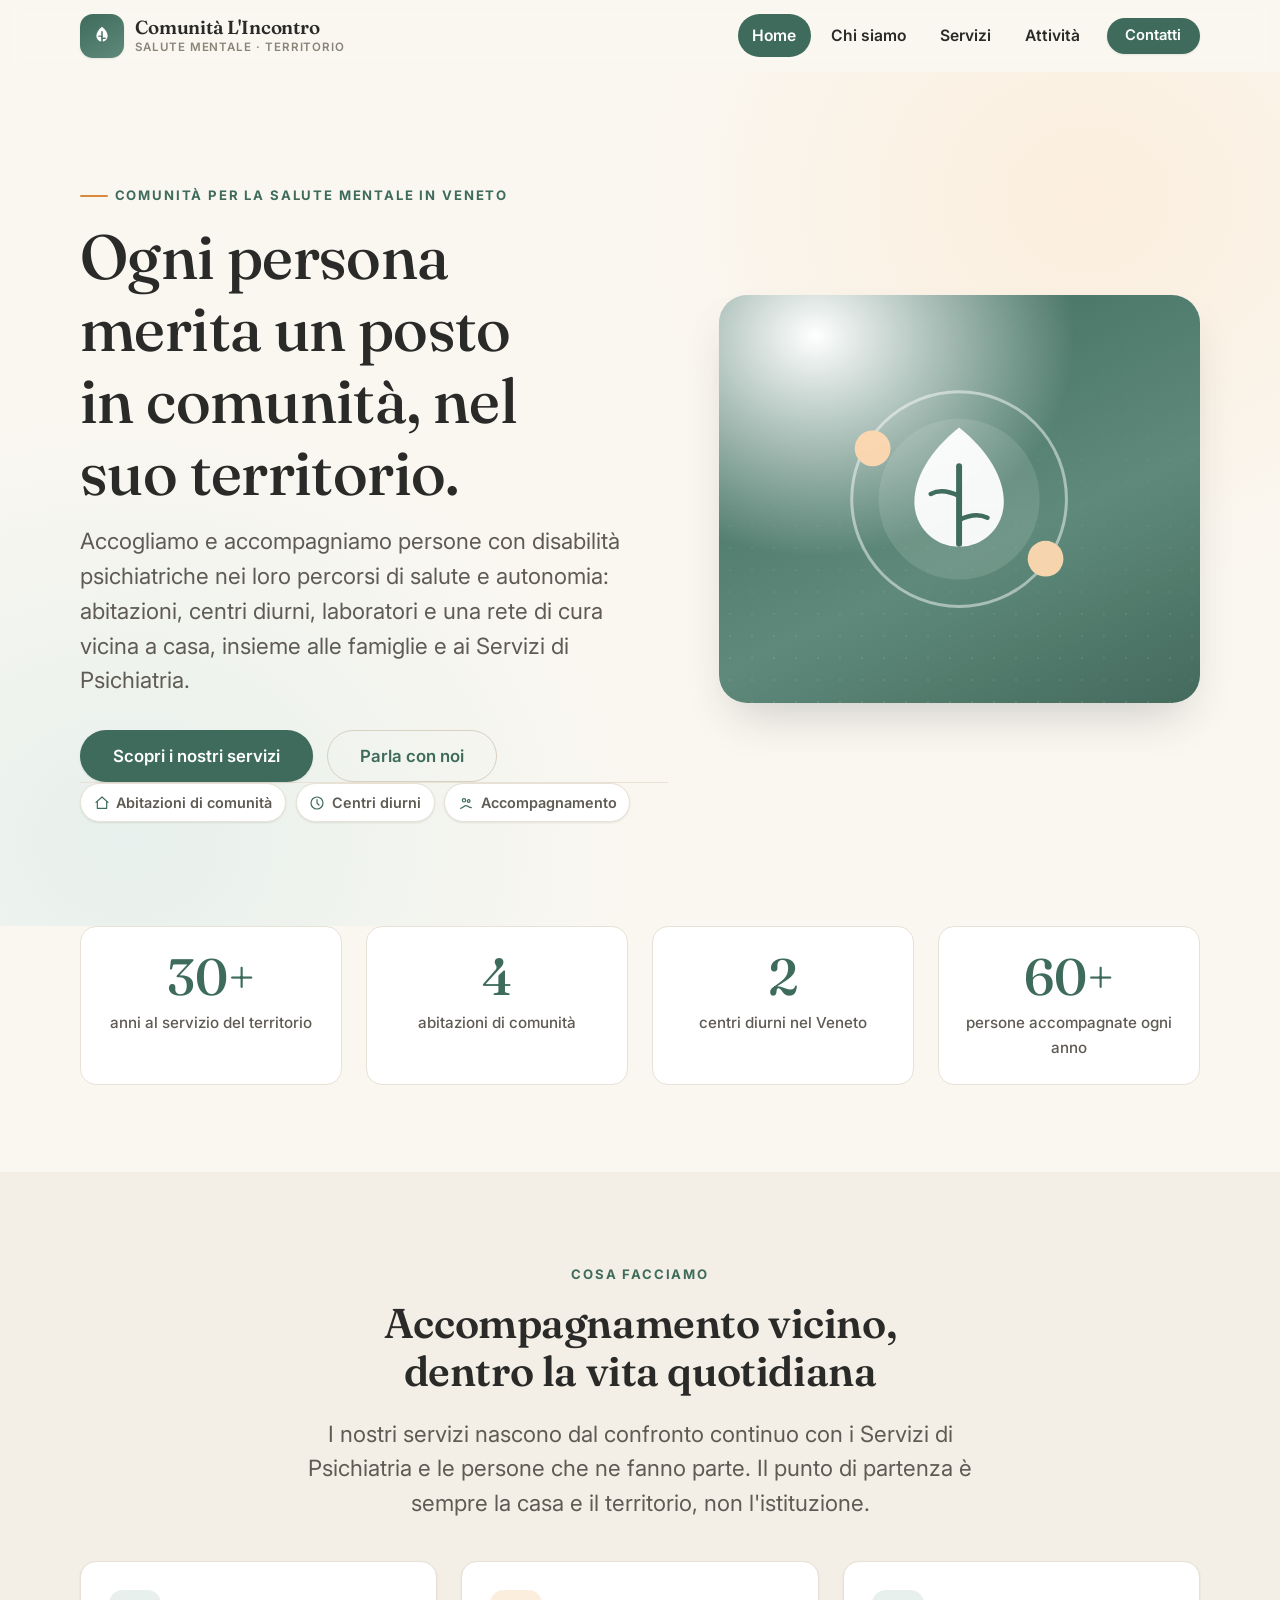
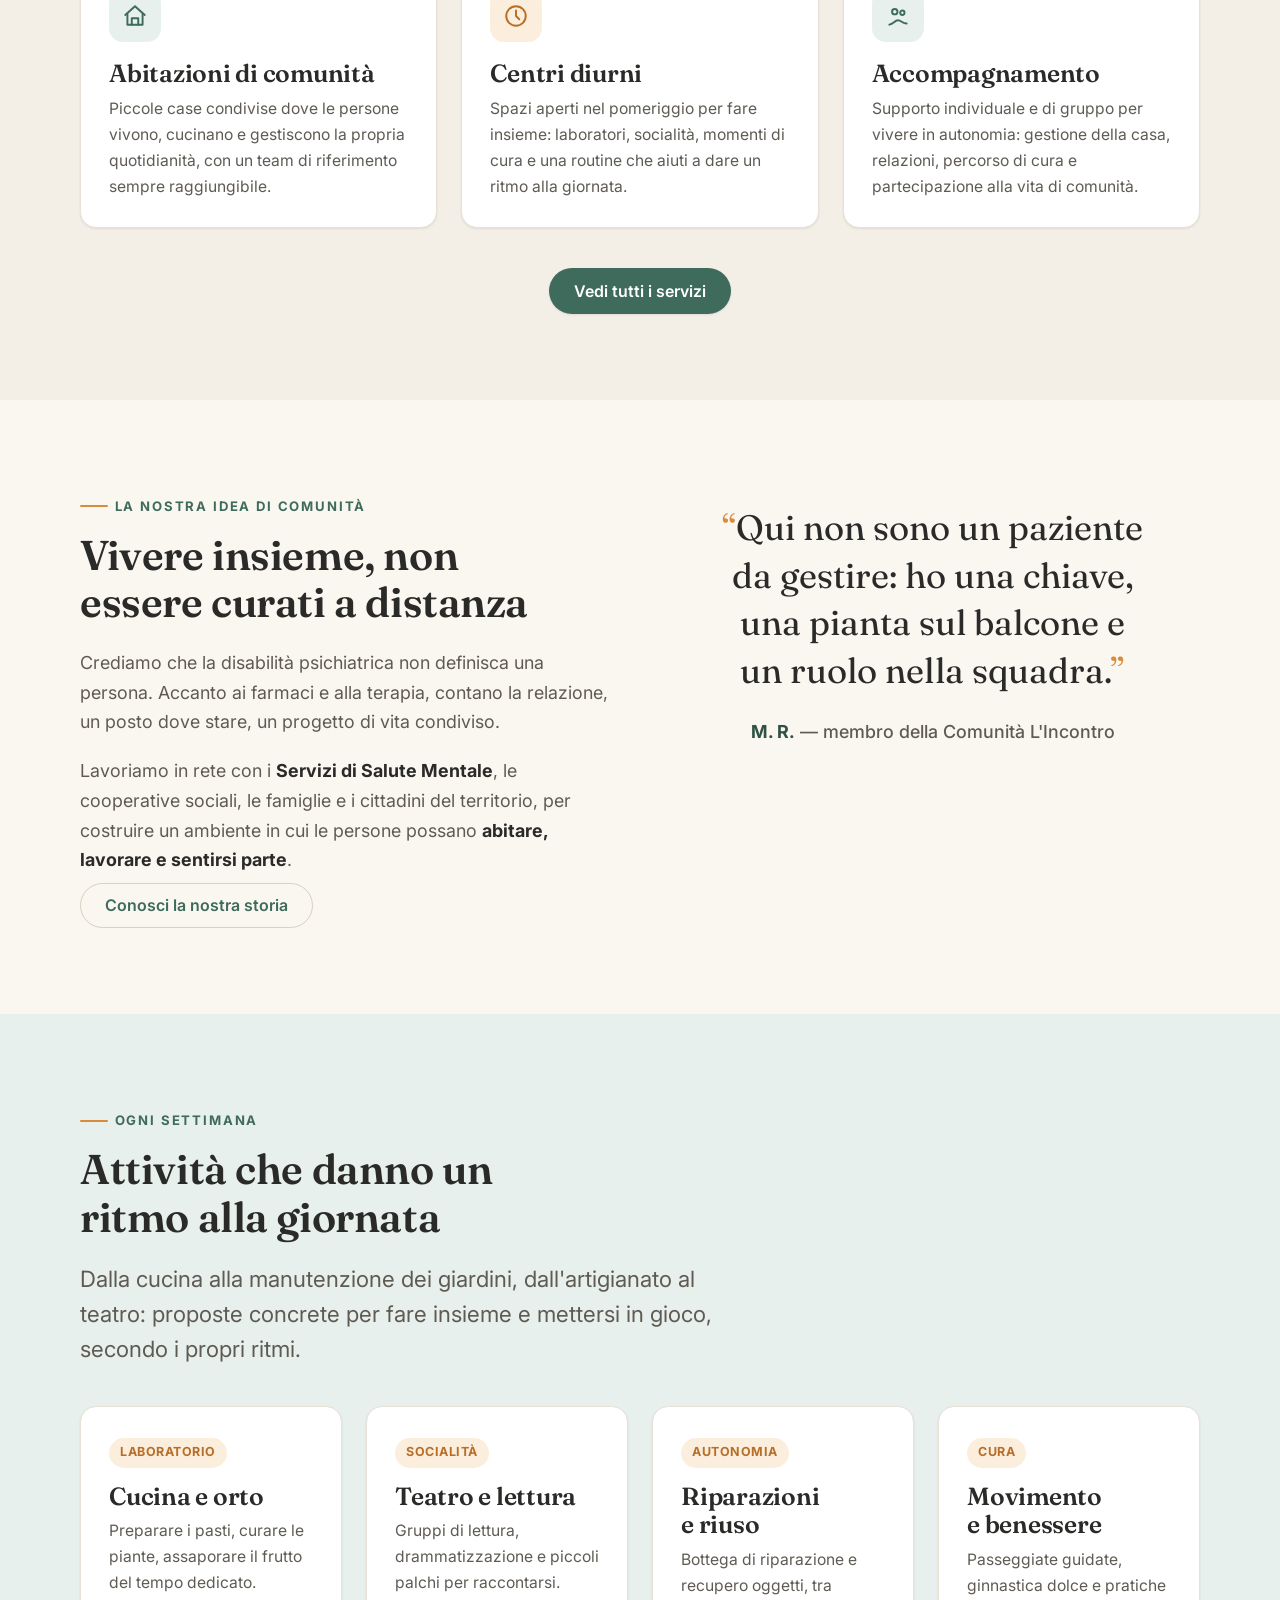
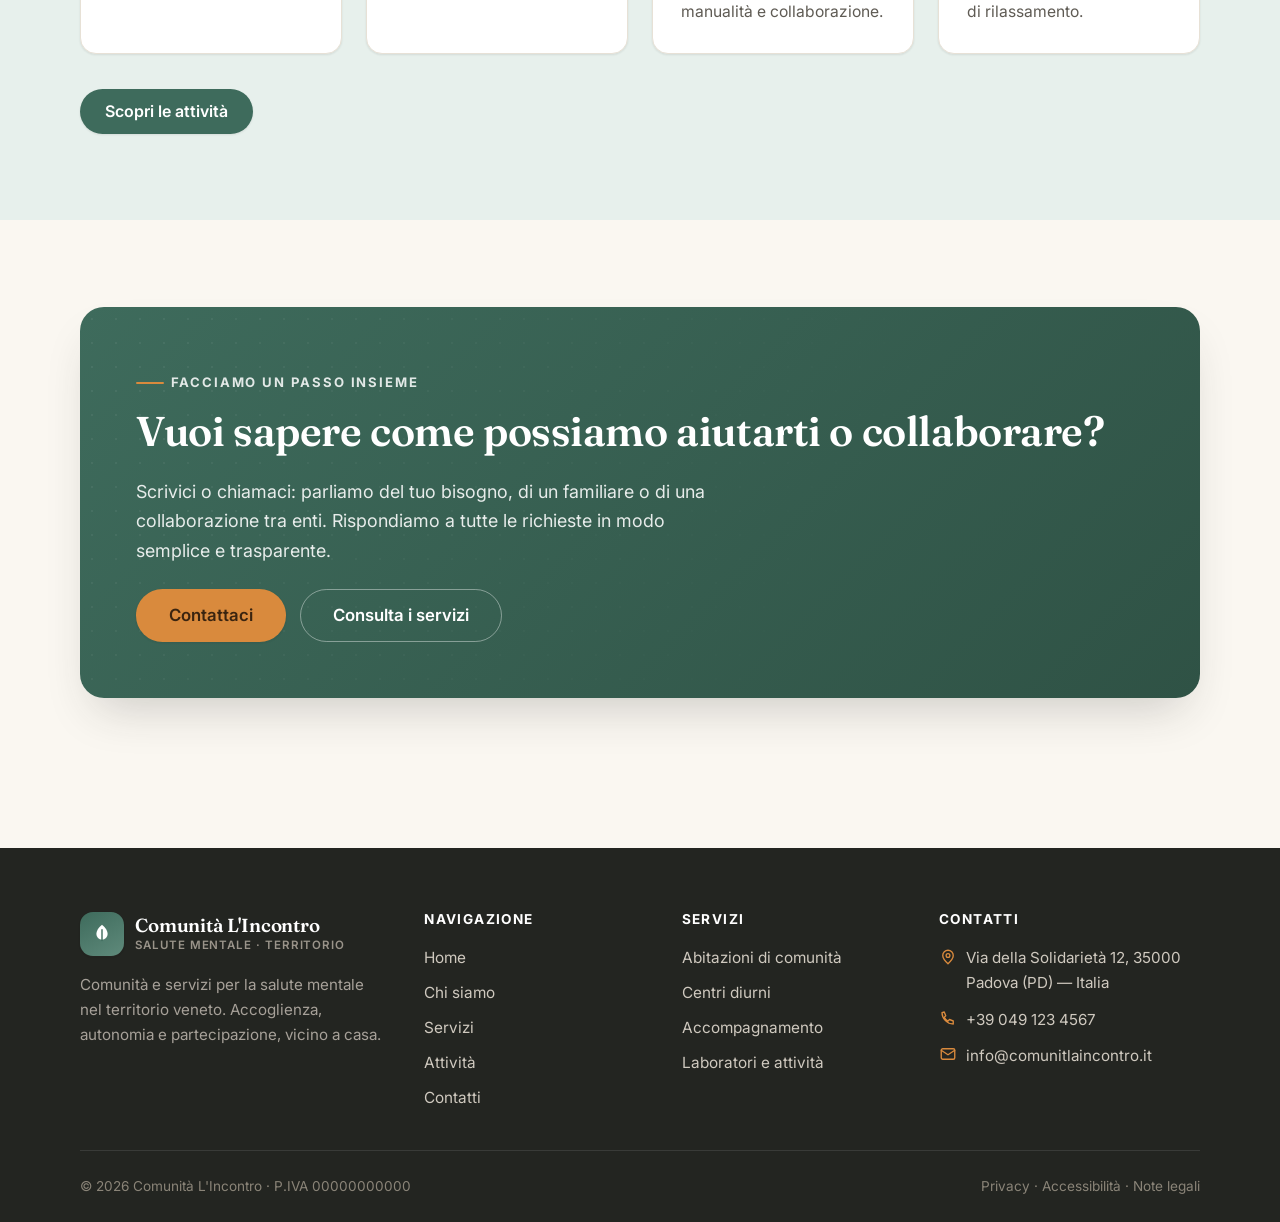
<file: index.html>
<!DOCTYPE html>
<html lang="it">
<head>
  <meta charset="UTF-8">
  <meta name="viewport" content="width=device-width, initial-scale=1.0">
  <title>Comunità L'Incontro — Accoglienza e comunità per la salute mentale in Veneto</title>
  <meta name="description" content="Comunità e servizi per persone con disabilità psichiatriche in Veneto: abitazioni di comunità, centri diurni, attività laboratoriali e supporto all'autonomia, nel territorio.">
  <meta name="theme-color" content="#3e6b5c">

  <link rel="preconnect" href="https://fonts.googleapis.com">
  <link rel="preconnect" href="https://fonts.gstatic.com" crossorigin>
  <link href="https://fonts.googleapis.com/css2?family=Fraunces:opsz,wght@9..144,400;9..144,500;9..144,600&family=Inter:wght@400;500;600;700&display=swap" rel="stylesheet">
  <link rel="stylesheet" href="css/style.css">
  <link rel="icon" href="data:image/svg+xml,%3Csvg xmlns='http://www.w3.org/2000/svg' viewBox='0 0 32 32'%3E%3Crect width='32' height='32' rx='9' fill='%233e6b5c'/%3E%3Cpath d='M16 7c-4 3-6 6.5-6 10a6 6 0 0 0 12 0c0-3.5-2-7-6-10z' fill='%23fff'/%3E%3C/svg%3E">
</head>
<body>
  <a class="skip-link" href="#main">Salta al contenuto principale</a>

  <!-- ============================ INTESTAZIONE ============================ -->
  <header class="site-header">
    <div class="container header-inner">
      <a class="brand" href="index.html">
        <span class="brand-mark" aria-hidden="true">
          <svg viewBox="0 0 24 24" fill="none" xmlns="http://www.w3.org/2000/svg">
            <path d="M12 3.5c-3.4 2.6-5.2 5.6-5.2 8.6a5.2 5.2 0 0 0 10.4 0c0-3-1.8-6-5.2-8.6z" fill="#fff"/>
            <path d="M12 8v10" stroke="#3e6b5c" stroke-width="1.3" stroke-linecap="round"/>
            <path d="M12 12.5c-1.2-.6-2.2-.6-3-.3M12 14.5c1.2-.6 2.2-.6 3-.3" stroke="#3e6b5c" stroke-width="1.1" stroke-linecap="round"/>
          </svg>
        </span>
        <span class="brand-text">
          <strong>Comunità L'Incontro</strong>
          <small>Salute mentale · Territorio</small>
        </span>
      </a>

      <nav class="site-nav" aria-label="Navigazione principale">
        <button class="nav-toggle" type="button" aria-expanded="false" aria-controls="nav-menu" aria-label="Apri il menu">
          <span class="nav-toggle-icon" aria-hidden="true"></span>
        </button>
        <ul id="nav-menu" class="nav-list">
          <li><a href="index.html" aria-current="page">Home</a></li>
          <li><a href="chi-siamo.html">Chi siamo</a></li>
          <li><a href="servizi.html">Servizi</a></li>
          <li><a href="attivita.html">Attività</a></li>
          <li><a href="contatti.html" class="btn btn-primary btn-sm">Contatti</a></li>
        </ul>
      </nav>
    </div>
  </header>

  <main id="main">
    <!-- ============================ HERO ============================ -->
    <section class="hero" aria-labelledby="hero-title">
      <div class="container hero-grid">
        <div class="hero-copy">
          <span class="eyebrow">Comunità per la salute mentale in Veneto</span>
          <h1 id="hero-title">Ogni persona merita un posto in comunità, nel suo territorio.</h1>
          <p class="lead">Accogliamo e accompagniamo persone con disabilità psichiatriche nei loro percorsi di salute e autonomia: abitazioni, centri diurni, laboratori e una rete di cura vicina a casa, insieme alle famiglie e ai Servizi di Psichiatria.</p>
          <div class="hero-actions">
            <a class="btn btn-primary btn-lg" href="servizi.html">Scopri i nostri servizi</a>
            <a class="btn btn-ghost btn-lg" href="contatti.html">Parla con noi</a>
          </div>
          <ul class="hero-badges" style="list-style:none;margin:0;padding:0;display:flex;flex-wrap:wrap;gap:.6rem">
            <li class="badge">
              <svg viewBox="0 0 24 24" fill="none" stroke="currentColor" stroke-width="1.8" stroke-linecap="round" stroke-linejoin="round" aria-hidden="true"><path d="M3 11l9-8 9 8"/><path d="M5 10v10h14V10"/></svg>
              Abitazioni di comunità
            </li>
            <li class="badge">
              <svg viewBox="0 0 24 24" fill="none" stroke="currentColor" stroke-width="1.8" stroke-linecap="round" stroke-linejoin="round" aria-hidden="true"><circle cx="12" cy="12" r="9"/><path d="M12 7v5l3 3"/></svg>
              Centri diurni
            </li>
            <li class="badge">
              <svg viewBox="0 0 24 24" fill="none" stroke="currentColor" stroke-width="1.8" stroke-linecap="round" stroke-linejoin="round" aria-hidden="true"><path d="M4 20c4-1 5-4 8-4s4 3 8 3"/><circle cx="9" cy="8" r="2.5"/><circle cx="16" cy="9" r="2"/></svg>
              Accompagnamento
            </li>
          </ul>
        </div>

        <div class="hero-art" aria-hidden="true">
          <svg viewBox="0 0 200 200" fill="none" xmlns="http://www.w3.org/2000/svg">
            <circle cx="100" cy="100" r="72" stroke="rgba(255,255,255,.5)" stroke-width="2"/>
            <circle cx="100" cy="100" r="54" fill="rgba(255,255,255,.12)"/>
            <path d="M100 52c-20 16-30 34-30 50a30 30 0 0 0 60 0c0-16-10-34-30-50z" fill="#fff"/>
            <path d="M100 78v52" stroke="#3e6b5c" stroke-width="4" stroke-linecap="round"/>
            <path d="M100 98c-8-4-14-4-19-1.5M100 114c8-4 14-4 19-1.5" stroke="#3e6b5c" stroke-width="3" stroke-linecap="round"/>
            <circle cx="42" cy="66" r="12" fill="#ffd9b0"/>
            <circle cx="158" cy="140" r="12" fill="#ffd9b0"/>
          </svg>
        </div>
      </div>
    </section>

    <!-- ============================ NUMERI ============================ -->
    <section class="section" aria-labelledby="numeri-title" style="padding-top:0">
      <div class="container">
        <div class="stats" role="list">
          <div class="stat" role="listitem"><span class="num">30+</span><span class="label">anni al servizio del territorio</span></div>
          <div class="stat" role="listitem"><span class="num">4</span><span class="label">abitazioni di comunità</span></div>
          <div class="stat" role="listitem"><span class="num">2</span><span class="label">centri diurni nel Veneto</span></div>
          <div class="stat" role="listitem"><span class="num">60+</span><span class="label">persone accompagnate ogni anno</span></div>
        </div>
      </div>
    </section>

    <!-- ============================ COSA FACCIAMO ============================ -->
    <section class="section section--soft" aria-labelledby="cosa-title">
      <div class="container">
        <div class="section-head section-head--center">
          <span class="eyebrow">Cosa facciamo</span>
          <h2 id="cosa-title">Accompagnamento vicino, dentro la vita quotidiana</h2>
          <p class="lead">I nostri servizi nascono dal confronto continuo con i Servizi di Psichiatria e le persone che ne fanno parte. Il punto di partenza è sempre la casa e il territorio, non l'istituzione.</p>
        </div>

        <div class="grid grid-3">
          <article class="card">
            <div class="card-icon" aria-hidden="true">
              <svg viewBox="0 0 24 24" fill="none" stroke="currentColor" stroke-width="1.8" stroke-linecap="round" stroke-linejoin="round"><path d="M3 11l9-8 9 8"/><path d="M5 10v10h14V10"/><path d="M9 20v-6h6v6"/></svg>
            </div>
            <h3>Abitazioni di comunità</h3>
            <p>Piccole case condivise dove le persone vivono, cucinano e gestiscono la propria quotidianità, con un team di riferimento sempre raggiungibile.</p>
          </article>

          <article class="card card--accent">
            <div class="card-icon" aria-hidden="true">
              <svg viewBox="0 0 24 24" fill="none" stroke="currentColor" stroke-width="1.8" stroke-linecap="round" stroke-linejoin="round"><circle cx="12" cy="12" r="9"/><path d="M12 7v5l3 3"/></svg>
            </div>
            <h3>Centri diurni</h3>
            <p>Spazi aperti nel pomeriggio per fare insieme: laboratori, socialità, momenti di cura e una routine che aiuti a dare un ritmo alla giornata.</p>
          </article>

          <article class="card">
            <div class="card-icon" aria-hidden="true">
              <svg viewBox="0 0 24 24" fill="none" stroke="currentColor" stroke-width="1.8" stroke-linecap="round" stroke-linejoin="round"><path d="M4 20c4-1 5-4 8-4s4 3 8 3"/><circle cx="9" cy="8" r="2.5"/><circle cx="16" cy="9" r="2"/></svg>
            </div>
            <h3>Accompagnamento</h3>
            <p>Supporto individuale e di gruppo per vivere in autonomia: gestione della casa, relazioni, percorso di cura e partecipazione alla vita di comunità.</p>
          </article>
        </div>

        <div style="text-align:center;margin-top:2.5rem">
          <a class="btn btn-primary" href="servizi.html">Vedi tutti i servizi</a>
        </div>
      </div>
    </section>

    <!-- ============================ MISSIONE / TESTIMONIANZA ============================ -->
    <section class="section" aria-labelledby="missione-title">
      <div class="container split">
        <div>
          <span class="eyebrow">La nostra idea di comunità</span>
          <h2 id="missione-title">Vivere insieme, non essere curati a distanza</h2>
          <div class="prose">
            <p>Crediamo che la disabilità psichiatrica non definisca una persona. Accanto ai farmaci e alla terapia, contano la relazione, un posto dove stare, un progetto di vita condiviso.</p>
            <p>Lavoriamo in rete con i <strong>Servizi di Salute Mentale</strong>, le cooperative sociali, le famiglie e i cittadini del territorio, per costruire un ambiente in cui le persone possano <strong>abitare, lavorare e sentirsi parte</strong>.</p>
          </div>
          <a class="btn btn-ghost" href="chi-siamo.html" style="margin-top:.5rem">Conosci la nostra storia</a>
        </div>

        <figure class="quote" role="figure" aria-label="Testimonianza di un utente della comunità">
          <blockquote>Qui non sono un paziente da gestire: ho una chiave, una pianta sul balcone e un ruolo nella squadra.</blockquote>
          <figcaption><strong>M. R.</strong> — membro della Comunità L'Incontro</figcaption>
        </figure>
      </div>
    </section>

    <!-- ============================ ATTIVITÀ IN EVIDENZA ============================ -->
    <section class="section section--tint" aria-labelledby="att-title">
      <div class="container">
        <div class="section-head">
          <span class="eyebrow">Ogni settimana</span>
          <h2 id="att-title">Attività che danno un ritmo alla giornata</h2>
          <p class="lead">Dalla cucina alla manutenzione dei giardini, dall'artigianato al teatro: proposte concrete per fare insieme e mettersi in gioco, secondo i propri ritmi.</p>
        </div>
        <div class="grid grid-4">
          <div class="card"><span class="activity-tag">Laboratorio</span><h3>Cucina e orto</h3><p>Preparare i pasti, curare le piante, assaporare il frutto del tempo dedicato.</p></div>
          <div class="card"><span class="activity-tag">Socialità</span><h3>Teatro e lettura</h3><p>Gruppi di lettura, drammatizzazione e piccoli palchi per raccontarsi.</p></div>
          <div class="card"><span class="activity-tag">Autonomia</span><h3>Riparazioni e riuso</h3><p>Bottega di riparazione e recupero oggetti, tra manualità e collaborazione.</p></div>
          <div class="card"><span class="activity-tag">Cura</span><h3>Movimento e benessere</h3><p>Passeggiate guidate, ginnastica dolce e pratiche di rilassamento.</p></div>
        </div>
        <div style="margin-top:2.2rem">
          <a class="btn btn-primary" href="attivita.html">Scopri le attività</a>
        </div>
      </div>
    </section>

    <!-- ============================ CTA ============================ -->
    <section class="section">
      <div class="container">
        <div class="cta-band">
          <span class="eyebrow">Facciamo un passo insieme</span>
          <h2>Vuoi sapere come possiamo aiutarti o collaborare?</h2>
          <p>Scrivici o chiamaci: parliamo del tuo bisogno, di un familiare o di una collaborazione tra enti. Rispondiamo a tutte le richieste in modo semplice e trasparente.</p>
          <div class="cta-actions">
            <a class="btn btn-accent btn-lg" href="contatti.html">Contattaci</a>
            <a class="btn btn-ghost btn-lg" style="color:#fff;border-color:rgba(255,255,255,.4)" href="servizi.html">Consulta i servizi</a>
          </div>
        </div>
      </div>
    </section>
  </main>

  <!-- ============================ PIÈ DI PAGINA ============================ -->
  <footer class="site-footer">
    <div class="container">
      <div class="footer-grid">
        <div class="footer-brand">
          <a class="brand" href="index.html">
            <span class="brand-mark" aria-hidden="true">
              <svg viewBox="0 0 24 24" fill="none" xmlns="http://www.w3.org/2000/svg"><path d="M12 3.5c-3.4 2.6-5.2 5.6-5.2 8.6a5.2 5.2 0 0 0 10.4 0c0-3-1.8-6-5.2-8.6z" fill="#fff"/><path d="M12 8v10" stroke="#3e6b5c" stroke-width="1.3" stroke-linecap="round"/></svg>
            </span>
            <span class="brand-text"><strong>Comunità L'Incontro</strong><small>Salute mentale · Territorio</small></span>
          </a>
          <p>Comunità e servizi per la salute mentale nel territorio veneto. Accoglienza, autonomia e partecipazione, vicino a casa.</p>
        </div>

        <div>
          <h4>Navigazione</h4>
          <ul class="footer-links">
            <li><a href="index.html">Home</a></li>
            <li><a href="chi-siamo.html">Chi siamo</a></li>
            <li><a href="servizi.html">Servizi</a></li>
            <li><a href="attivita.html">Attività</a></li>
            <li><a href="contatti.html">Contatti</a></li>
          </ul>
        </div>

        <div>
          <h4>Servizi</h4>
          <ul class="footer-links">
            <li><a href="servizi.html#abitazioni">Abitazioni di comunità</a></li>
            <li><a href="servizi.html#centri-diurni">Centri diurni</a></li>
            <li><a href="servizi.html#accompagnamento">Accompagnamento</a></li>
            <li><a href="servizi.html#laboratori">Laboratori e attività</a></li>
          </ul>
        </div>

        <div>
          <h4>Contatti</h4>
          <ul class="footer-contact">
            <li>
              <svg viewBox="0 0 24 24" fill="none" stroke="currentColor" stroke-width="1.8" stroke-linecap="round" stroke-linejoin="round" aria-hidden="true"><path d="M12 21s-7-6.5-7-11a7 7 0 0 1 14 0c0 4.5-7 11-7 11z"/><circle cx="12" cy="10" r="2.5"/></svg>
              <span>Via della Solidarietà 12, 35000 Padova (PD) — Italia</span>
            </li>
            <li>
              <svg viewBox="0 0 24 24" fill="none" stroke="currentColor" stroke-width="1.8" stroke-linecap="round" stroke-linejoin="round" aria-hidden="true"><path d="M4 5c0 8 7 15 15 15l0-4-5-2-2 2c-2-1-4-3-5-5l2-2-2-5z"/></svg>
              <span><a href="tel:+390491234567">+39 049 123 4567</a></span>
            </li>
            <li>
              <svg viewBox="0 0 24 24" fill="none" stroke="currentColor" stroke-width="1.8" stroke-linecap="round" stroke-linejoin="round" aria-hidden="true"><rect x="3" y="5" width="18" height="14" rx="2"/><path d="M3 7l9 6 9-6"/></svg>
              <span><a href="mailto:info@comunitlaincontro.it">info@comunitlaincontro.it</a></span>
            </li>
          </ul>
        </div>
      </div>

      <div class="footer-bottom">
        <span>© <span data-year>2026</span> Comunità L'Incontro · P.IVA 00000000000</span>
        <span>
          <a href="#">Privacy</a> · <a href="#">Accessibilità</a> · <a href="#">Note legali</a>
        </span>
      </div>
    </div>
  </footer>

  <script src="js/main.js"></script>
</body>
</html>
</file>
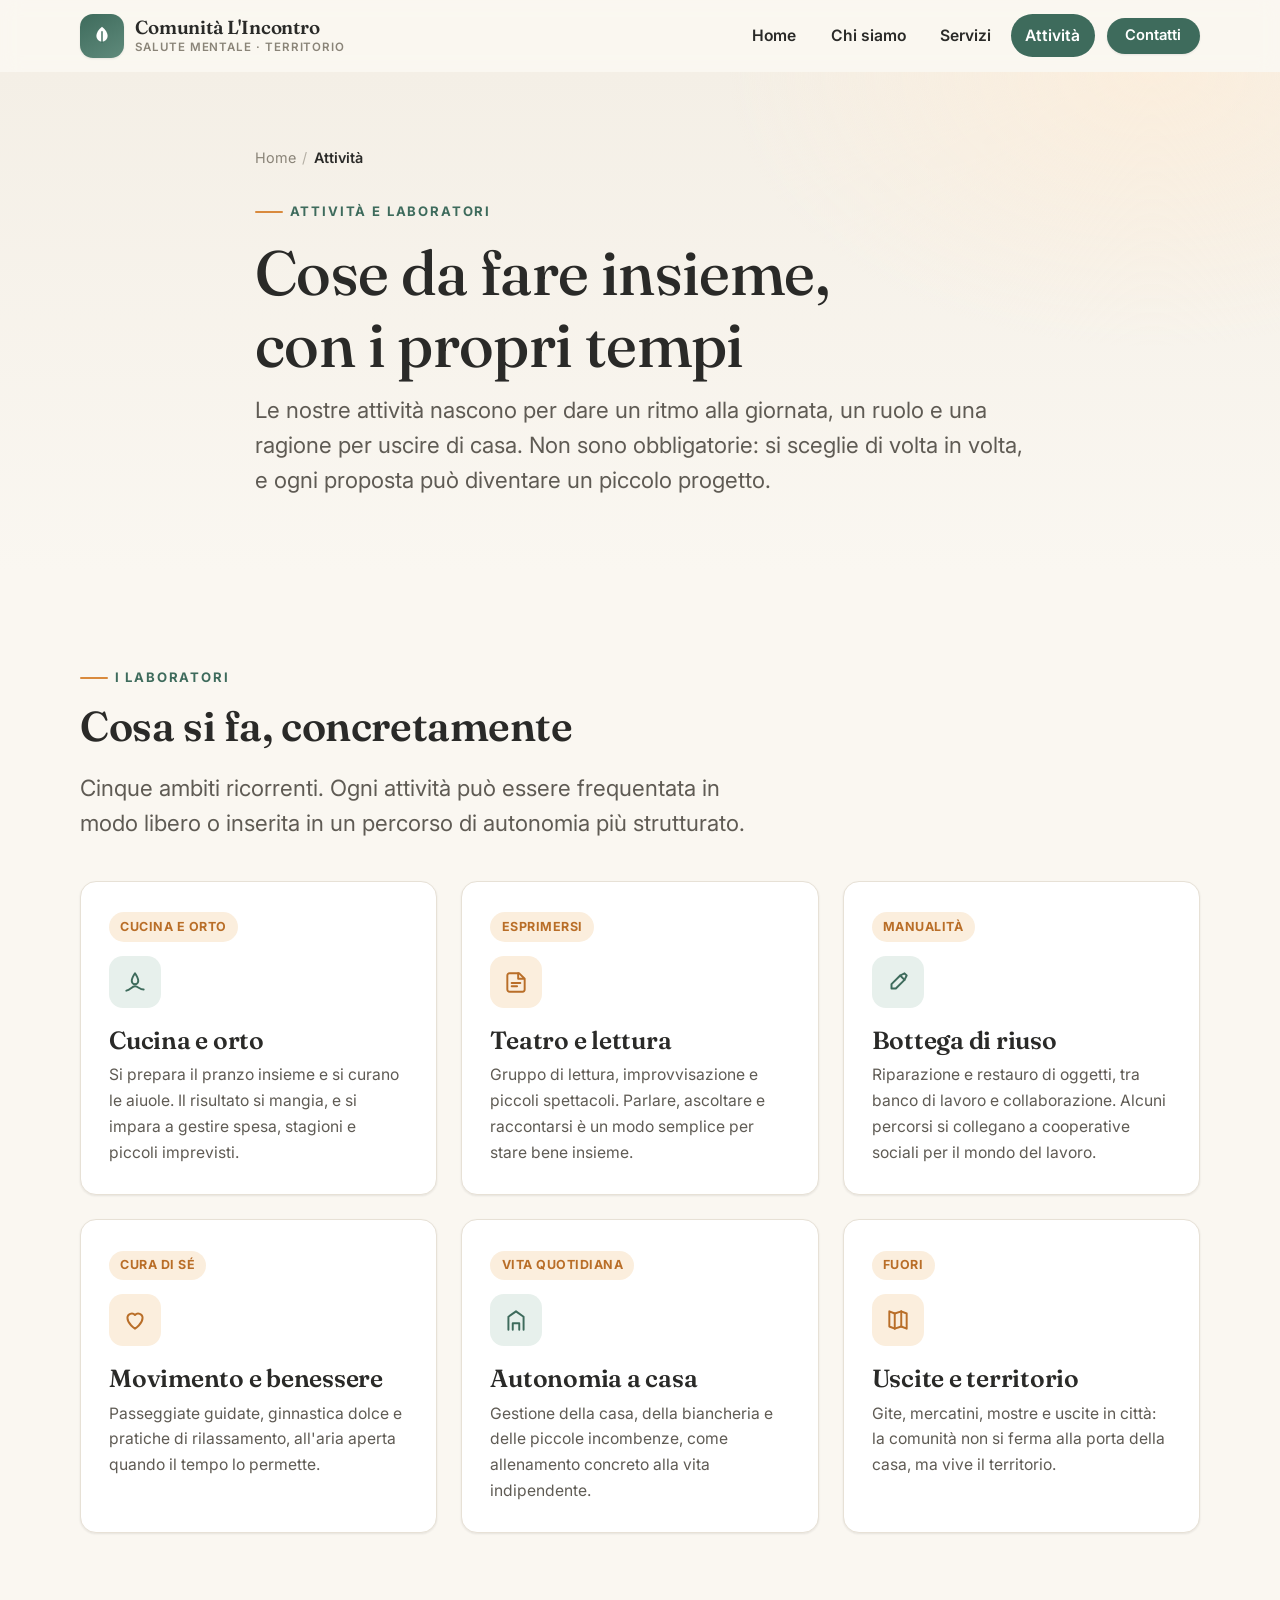
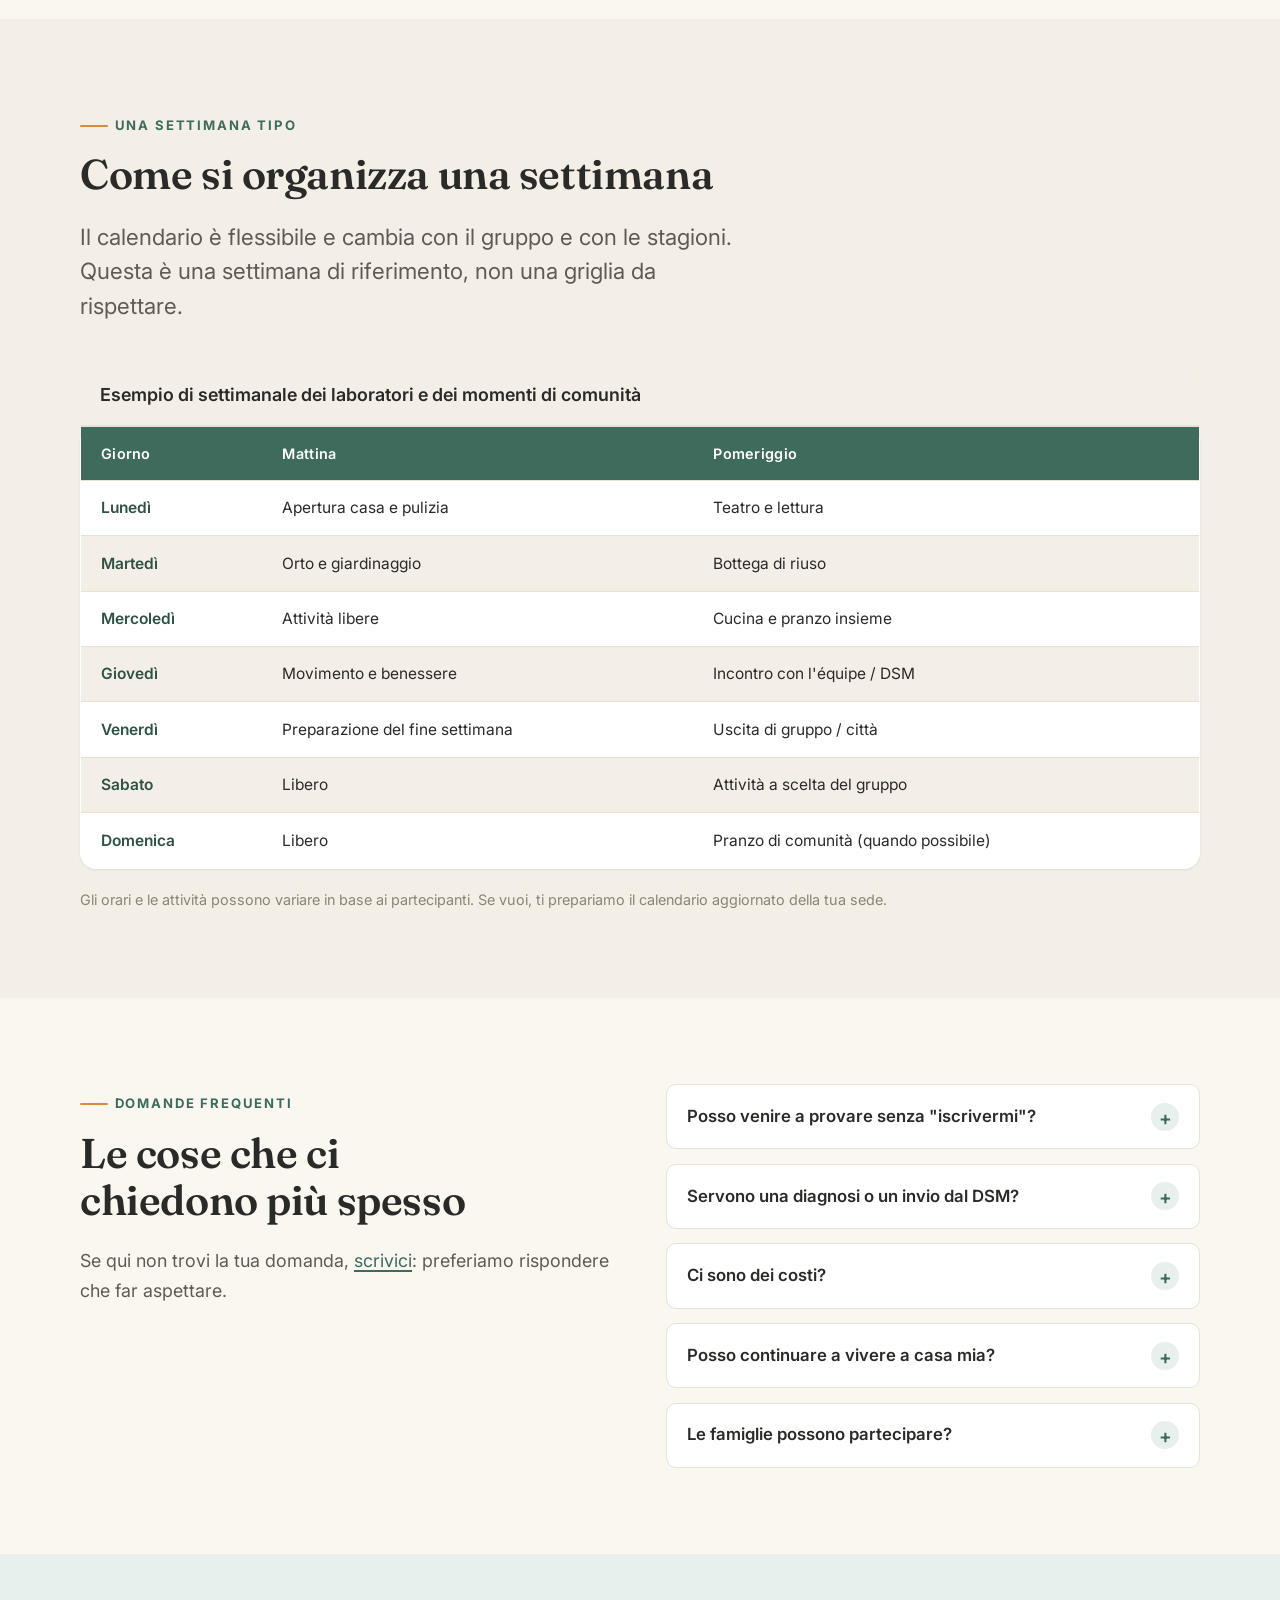
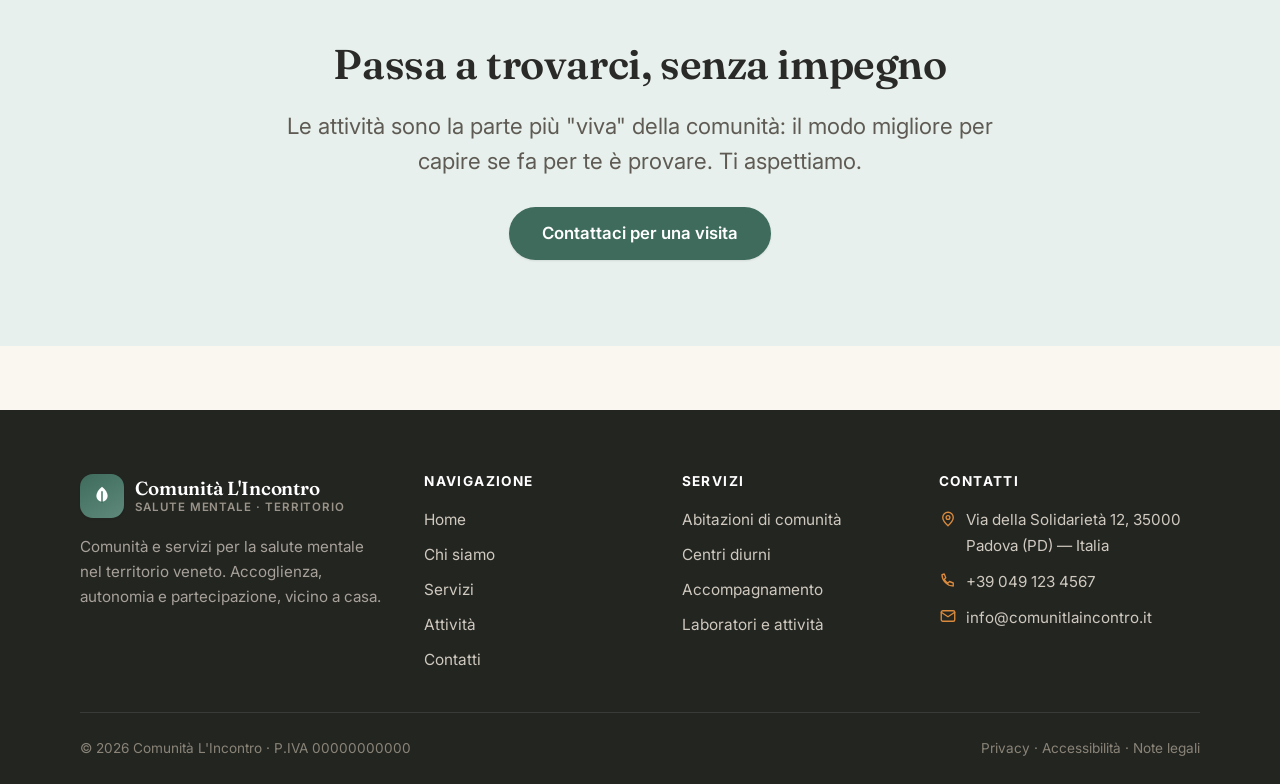
<file: attivita.html>
<!DOCTYPE html>
<html lang="it">
<head>
  <meta charset="UTF-8">
  <meta name="viewport" content="width=device-width, initial-scale=1.0">
  <title>Attività — Comunità L'Incontro</title>
  <meta name="description" content="Le attività e i laboratori della Comunità L'Incontro: cucina e orto, teatro, bottega di riuso, movimento e benessere, con calendario settimanale e domande frequenti.">
  <meta name="theme-color" content="#3e6b5c">

  <link rel="preconnect" href="https://fonts.googleapis.com">
  <link rel="preconnect" href="https://fonts.gstatic.com" crossorigin>
  <link href="https://fonts.googleapis.com/css2?family=Fraunces:opsz,wght@9..144,400;9..144,500;9..144,600&family=Inter:wght@400;500;600;700&display=swap" rel="stylesheet">
  <link rel="stylesheet" href="css/style.css">
  <link rel="icon" href="data:image/svg+xml,%3Csvg xmlns='http://www.w3.org/2000/svg' viewBox='0 0 32 32'%3E%3Crect width='32' height='32' rx='9' fill='%233e6b5c'/%3E%3Cpath d='M16 7c-4 3-6 6.5-6 10a6 6 0 0 0 12 0c0-3.5-2-7-6-10z' fill='%23fff'/%3E%3C/svg%3E">
</head>
<body>
  <a class="skip-link" href="#main">Salta al contenuto principale</a>

  <!-- ============================ INTESTAZIONE ============================ -->
  <header class="site-header">
    <div class="container header-inner">
      <a class="brand" href="index.html">
        <span class="brand-mark" aria-hidden="true">
          <svg viewBox="0 0 24 24" fill="none" xmlns="http://www.w3.org/2000/svg"><path d="M12 3.5c-3.4 2.6-5.2 5.6-5.2 8.6a5.2 5.2 0 0 0 10.4 0c0-3-1.8-6-5.2-8.6z" fill="#fff"/><path d="M12 8v10" stroke="#3e6b5c" stroke-width="1.3" stroke-linecap="round"/></svg>
        </span>
        <span class="brand-text"><strong>Comunità L'Incontro</strong><small>Salute mentale · Territorio</small></span>
      </a>
      <nav class="site-nav" aria-label="Navigazione principale">
        <button class="nav-toggle" type="button" aria-expanded="false" aria-controls="nav-menu" aria-label="Apri il menu">
          <span class="nav-toggle-icon" aria-hidden="true"></span>
        </button>
        <ul id="nav-menu" class="nav-list">
          <li><a href="index.html">Home</a></li>
          <li><a href="chi-siamo.html">Chi siamo</a></li>
          <li><a href="servizi.html">Servizi</a></li>
          <li><a href="attivita.html" aria-current="page">Attività</a></li>
          <li><a href="contatti.html" class="btn btn-primary btn-sm">Contatti</a></li>
        </ul>
      </nav>
    </div>
  </header>

  <main id="main">
    <!-- ============================ INTESTAZIONE PAGINA ============================ -->
    <section class="page-head">
      <div class="container">
        <nav class="crumbs" aria-label="Percorso di navigazione">
          <a href="index.html">Home</a> <span class="sep" aria-hidden="true">/</span> <span aria-current="page">Attività</span>
        </nav>
        <span class="eyebrow">Attività e laboratori</span>
        <h1>Cose da fare insieme, con i propri tempi</h1>
        <p class="lead">Le nostre attività nascono per dare un ritmo alla giornata, un ruolo e una ragione per uscire di casa. Non sono obbligatorie: si sceglie di volta in volta, e ogni proposta può diventare un piccolo progetto.</p>
      </div>
    </section>

    <!-- ============================ LABORATORI ============================ -->
    <section class="section" aria-labelledby="lab-titolo">
      <div class="container">
        <div class="section-head">
          <span class="eyebrow">I laboratori</span>
          <h2 id="lab-titolo">Cosa si fa, concretamente</h2>
          <p class="lead">Cinque ambiti ricorrenti. Ogni attività può essere frequentata in modo libero o inserita in un percorso di autonomia più strutturato.</p>
        </div>
        <div class="grid grid-3">
          <article class="card">
            <span class="activity-tag">Cucina e orto</span>
            <div class="card-icon" aria-hidden="true"><svg viewBox="0 0 24 24" fill="none" stroke="currentColor" stroke-width="1.8" stroke-linecap="round" stroke-linejoin="round"><path d="M4 20c4-1 5-4 8-4s4 3 8 3"/><path d="M12 4c-2 3-3 5-3 7a3 3 0 0 0 6 0c0-2-1-4-3-7z"/></svg></div>
            <h3>Cucina e orto</h3>
            <p>Si prepara il pranzo insieme e si curano le aiuole. Il risultato si mangia, e si impara a gestire spesa, stagioni e piccoli imprevisti.</p>
          </article>
          <article class="card card--accent">
            <span class="activity-tag">Esprimersi</span>
            <div class="card-icon" aria-hidden="true"><svg viewBox="0 0 24 24" fill="none" stroke="currentColor" stroke-width="1.8" stroke-linecap="round" stroke-linejoin="round"><path d="M4 19V6a2 2 0 0 1 2-2h9l5 5v10a2 2 0 0 1-2 2H6a2 2 0 0 1-2-2z"/><path d="M14 4v5h5M8 13h8M8 16h5"/></svg></div>
            <h3>Teatro e lettura</h3>
            <p>Gruppo di lettura, improvvisazione e piccoli spettacoli. Parlare, ascoltare e raccontarsi è un modo semplice per stare bene insieme.</p>
          </article>
          <article class="card">
            <span class="activity-tag">Manualità</span>
            <div class="card-icon" aria-hidden="true"><svg viewBox="0 0 24 24" fill="none" stroke="currentColor" stroke-width="1.8" stroke-linecap="round" stroke-linejoin="round"><path d="M14 6l4 4-8 8H6v-4z"/><path d="M14 6l4-2 2 2-2 4"/></svg></div>
            <h3>Bottega di riuso</h3>
            <p>Riparazione e restauro di oggetti, tra banco di lavoro e collaborazione. Alcuni percorsi si collegano a cooperative sociali per il mondo del lavoro.</p>
          </article>
          <article class="card card--accent">
            <span class="activity-tag">Cura di sé</span>
            <div class="card-icon" aria-hidden="true"><svg viewBox="0 0 24 24" fill="none" stroke="currentColor" stroke-width="1.8" stroke-linecap="round" stroke-linejoin="round"><path d="M12 20s-7-4.35-7-10a4 4 0 0 1 7-2.6A4 4 0 0 1 19 10c0 5.65-7 10-7 10z"/></svg></div>
            <h3>Movimento e benessere</h3>
            <p>Passeggiate guidate, ginnastica dolce e pratiche di rilassamento, all'aria aperta quando il tempo lo permette.</p>
          </article>
          <article class="card">
            <span class="activity-tag">Vita quotidiana</span>
            <div class="card-icon" aria-hidden="true"><svg viewBox="0 0 24 24" fill="none" stroke="currentColor" stroke-width="1.8" stroke-linecap="round" stroke-linejoin="round"><path d="M5 21V9l7-5 7 5v12"/><path d="M9 21v-6h6v6"/></svg></div>
            <h3>Autonomia a casa</h3>
            <p>Gestione della casa, della biancheria e delle piccole incombenze, come allenamento concreto alla vita indipendente.</p>
          </article>
          <article class="card card--accent">
            <span class="activity-tag">Fuori</span>
            <div class="card-icon" aria-hidden="true"><svg viewBox="0 0 24 24" fill="none" stroke="currentColor" stroke-width="1.8" stroke-linecap="round" stroke-linejoin="round"><path d="M9 20l-5-2V4l5 2 6-2 5 2v14l-5-2-6 2z"/><path d="M9 6v14M15 4v14"/></svg></div>
            <h3>Uscite e territorio</h3>
            <p>Gite, mercatini, mostre e uscite in città: la comunità non si ferma alla porta della casa, ma vive il territorio.</p>
          </article>
        </div>
      </div>
    </section>

    <!-- ============================ CALENDARIO ============================ -->
    <section class="section section--soft" aria-labelledby="cal">
      <div class="container">
        <div class="section-head">
          <span class="eyebrow">Una settimana tipo</span>
          <h2 id="cal">Come si organizza una settimana</h2>
          <p class="lead">Il calendario è flessibile e cambia con il gruppo e con le stagioni. Questa è una settimana di riferimento, non una griglia da rispettare.</p>
        </div>
        <table class="schedule">
          <caption>Esempio di settimanale dei laboratori e dei momenti di comunità</caption>
          <thead>
            <tr>
              <th scope="col">Giorno</th>
              <th scope="col">Mattina</th>
              <th scope="col">Pomeriggio</th>
            </tr>
          </thead>
          <tbody>
            <tr><td class="day">Lunedì</td><td>Apertura casa e pulizia</td><td>Teatro e lettura</td></tr>
            <tr><td class="day">Martedì</td><td>Orto e giardinaggio</td><td>Bottega di riuso</td></tr>
            <tr><td class="day">Mercoledì</td><td>Attività libere</td><td>Cucina e pranzo insieme</td></tr>
            <tr><td class="day">Giovedì</td><td>Movimento e benessere</td><td>Incontro con l'équipe / DSM</td></tr>
            <tr><td class="day">Venerdì</td><td>Preparazione del fine settimana</td><td>Uscita di gruppo / città</td></tr>
            <tr><td class="day">Sabato</td><td>Libero</td><td>Attività a scelta del gruppo</td></tr>
            <tr><td class="day">Domenica</td><td>Libero</td><td>Pranzo di comunità (quando possibile)</td></tr>
          </tbody>
        </table>
        <p style="margin-top:1.2rem;font-size:.9rem;color:var(--ink-faint)">Gli orari e le attività possono variare in base ai partecipanti. Se vuoi, ti prepariamo il calendario aggiornato della tua sede.</p>
      </div>
    </section>

    <!-- ============================ FAQ ============================ -->
    <section class="section" aria-labelledby="faq-titolo">
      <div class="container split">
        <div>
          <span class="eyebrow">Domande frequenti</span>
          <h2 id="faq-titolo">Le cose che ci chiedono più spesso</h2>
          <div class="prose">
            <p>Se qui non trovi la tua domanda, <a href="contatti.html">scrivici</a>: preferiamo rispondere che far aspettare.</p>
          </div>
        </div>
        <div class="faq">
          <details>
            <summary>Posso venire a provare senza "iscrivermi"?</summary>
            <div class="faq-body"><p>Sì. I centri diurni e molte attività sono aperte e l'accesso è libero. Basta passare, senza documenti: un primo incontro informale è la cosa più naturale.</p></div>
          </details>
          <details>
            <summary>Servono una diagnosi o un invio dal DSM?</summary>
            <div class="faq-body"><p>Molti dei nostri servizi vengono attivati insieme al Servizio di Salute Mentale, ma non è sempre indispensabile. Anche l'interesse spontaneo è un buon punto di partenza: lo valuteremo insieme.</p></div>
          </details>
          <details>
            <summary>Ci sono dei costi?</summary>
            <div class="faq-body"><p>Dipende dal servizio. Le attività dei centri diurni sono generalmente a carico del Servizio o del Comune; per le abitazioni di comunità si contribuisce con una quota, in base al reddito e secondo i criteri concordati. Ti spieghiamo tutto in un colloquio, senza sorprese.</p></div>
          </details>
          <details>
            <summary>Posso continuare a vivere a casa mia?</summary>
            <div class="faq-body"><p>Sì, e spesso è così: i centri diurni e l'accompagnamento si affiancano alla vita in casa propria, senza obbligo di trasferimento. L'abitazione di comunità è una scelta per chi cerca un contesto diverso.</p></div>
          </details>
          <details>
            <summary>Le famiglie possono partecipare?</summary>
            <div class="faq-body"><p>Assolutamente. Organizziamo momenti di incontro, gruppi di confronto e un servizio di supporto ai familiari, perché accompagnare una persona riguarda tutta la famiglia.</p></div>
          </details>
        </div>
      </div>
    </section>

    <!-- ============================ CTA ============================ -->
    <section class="section section--tint">
      <div class="container" style="text-align:center">
        <h2>Passa a trovarci, senza impegno</h2>
        <p class="lead" style="max-width:55ch;margin:0 auto 1.8rem">Le attività sono la parte più "viva" della comunità: il modo migliore per capire se fa per te è provare. Ti aspettiamo.</p>
        <a class="btn btn-primary btn-lg" href="contatti.html">Contattaci per una visita</a>
      </div>
    </section>
  </main>

  <!-- ============================ PIÈ DI PAGINA ============================ -->
  <footer class="site-footer">
    <div class="container">
      <div class="footer-grid">
        <div class="footer-brand">
          <a class="brand" href="index.html">
            <span class="brand-mark" aria-hidden="true">
              <svg viewBox="0 0 24 24" fill="none" xmlns="http://www.w3.org/2000/svg"><path d="M12 3.5c-3.4 2.6-5.2 5.6-5.2 8.6a5.2 5.2 0 0 0 10.4 0c0-3-1.8-6-5.2-8.6z" fill="#fff"/><path d="M12 8v10" stroke="#3e6b5c" stroke-width="1.3" stroke-linecap="round"/></svg>
            </span>
            <span class="brand-text"><strong>Comunità L'Incontro</strong><small>Salute mentale · Territorio</small></span>
          </a>
          <p>Comunità e servizi per la salute mentale nel territorio veneto. Accoglienza, autonomia e partecipazione, vicino a casa.</p>
        </div>
        <div>
          <h4>Navigazione</h4>
          <ul class="footer-links">
            <li><a href="index.html">Home</a></li>
            <li><a href="chi-siamo.html">Chi siamo</a></li>
            <li><a href="servizi.html">Servizi</a></li>
            <li><a href="attivita.html">Attività</a></li>
            <li><a href="contatti.html">Contatti</a></li>
          </ul>
        </div>
        <div>
          <h4>Servizi</h4>
          <ul class="footer-links">
            <li><a href="servizi.html#abitazioni">Abitazioni di comunità</a></li>
            <li><a href="servizi.html#centri-diurni">Centri diurni</a></li>
            <li><a href="servizi.html#accompagnamento">Accompagnamento</a></li>
            <li><a href="servizi.html#laboratori">Laboratori e attività</a></li>
          </ul>
        </div>
        <div>
          <h4>Contatti</h4>
          <ul class="footer-contact">
            <li>
              <svg viewBox="0 0 24 24" fill="none" stroke="currentColor" stroke-width="1.8" stroke-linecap="round" stroke-linejoin="round" aria-hidden="true"><path d="M12 21s-7-6.5-7-11a7 7 0 0 1 14 0c0 4.5-7 11-7 11z"/><circle cx="12" cy="10" r="2.5"/></svg>
              <span>Via della Solidarietà 12, 35000 Padova (PD) — Italia</span>
            </li>
            <li>
              <svg viewBox="0 0 24 24" fill="none" stroke="currentColor" stroke-width="1.8" stroke-linecap="round" stroke-linejoin="round" aria-hidden="true"><path d="M4 5c0 8 7 15 15 15l0-4-5-2-2 2c-2-1-4-3-5-5l2-2-2-5z"/></svg>
              <span><a href="tel:+390491234567">+39 049 123 4567</a></span>
            </li>
            <li>
              <svg viewBox="0 0 24 24" fill="none" stroke="currentColor" stroke-width="1.8" stroke-linecap="round" stroke-linejoin="round" aria-hidden="true"><rect x="3" y="5" width="18" height="14" rx="2"/><path d="M3 7l9 6 9-6"/></svg>
              <span><a href="mailto:info@comunitlaincontro.it">info@comunitlaincontro.it</a></span>
            </li>
          </ul>
        </div>
      </div>
      <div class="footer-bottom">
        <span>© <span data-year>2026</span> Comunità L'Incontro · P.IVA 00000000000</span>
        <span><a href="#">Privacy</a> · <a href="#">Accessibilità</a> · <a href="#">Note legali</a></span>
      </div>
    </div>
  </footer>

  <script src="js/main.js"></script>
</body>
</html>
</file>
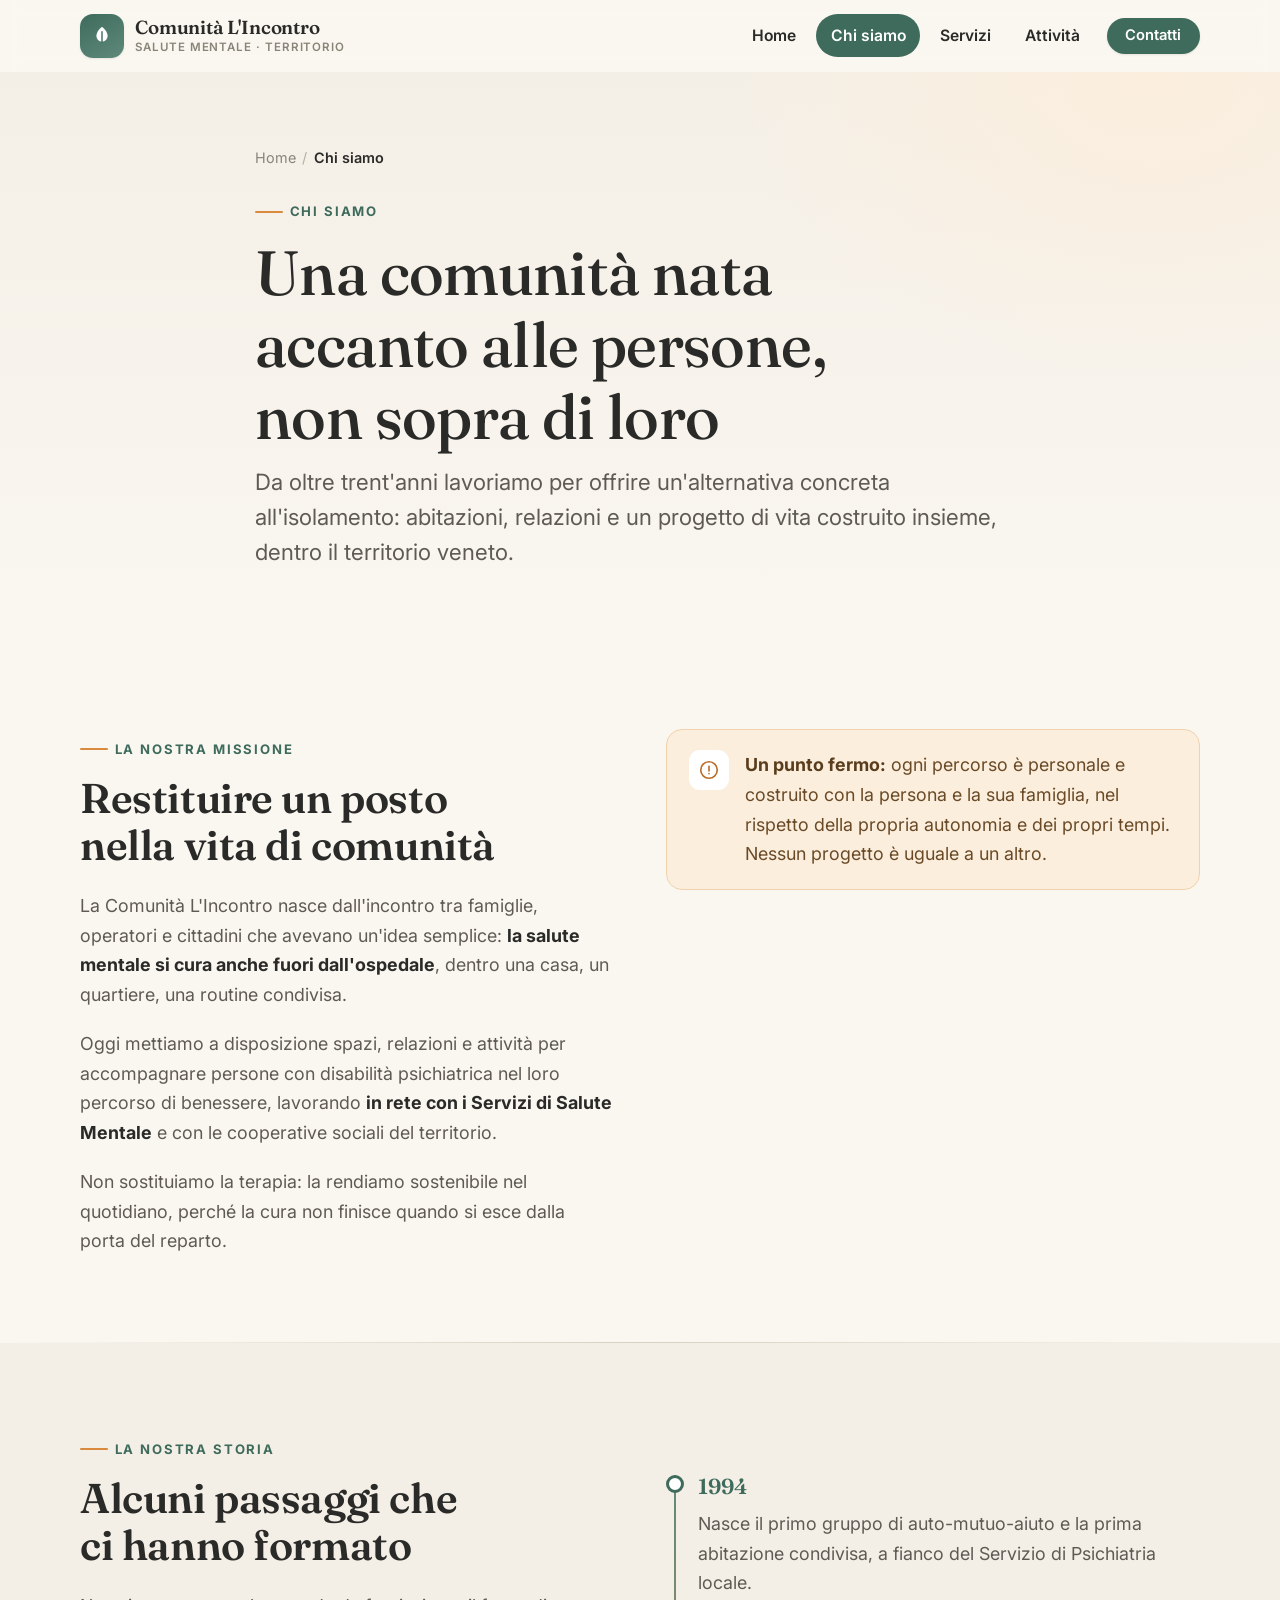
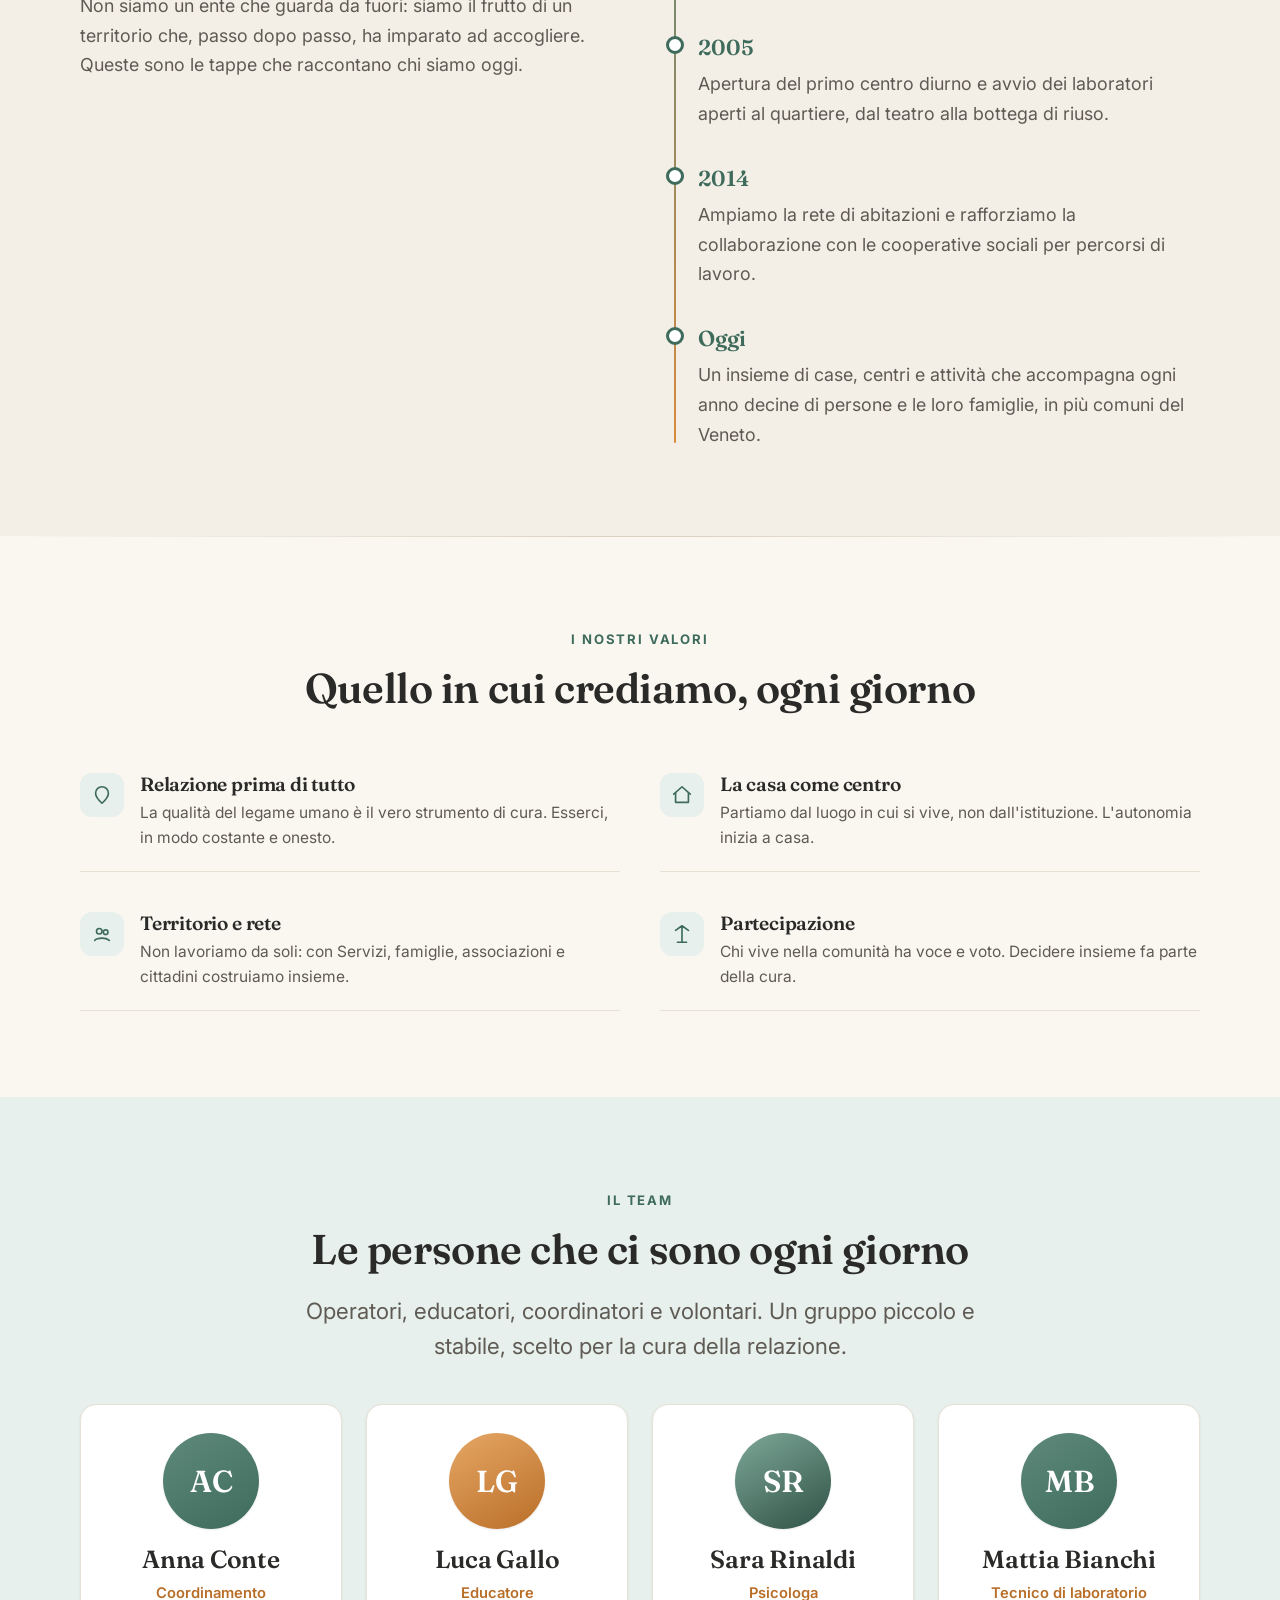
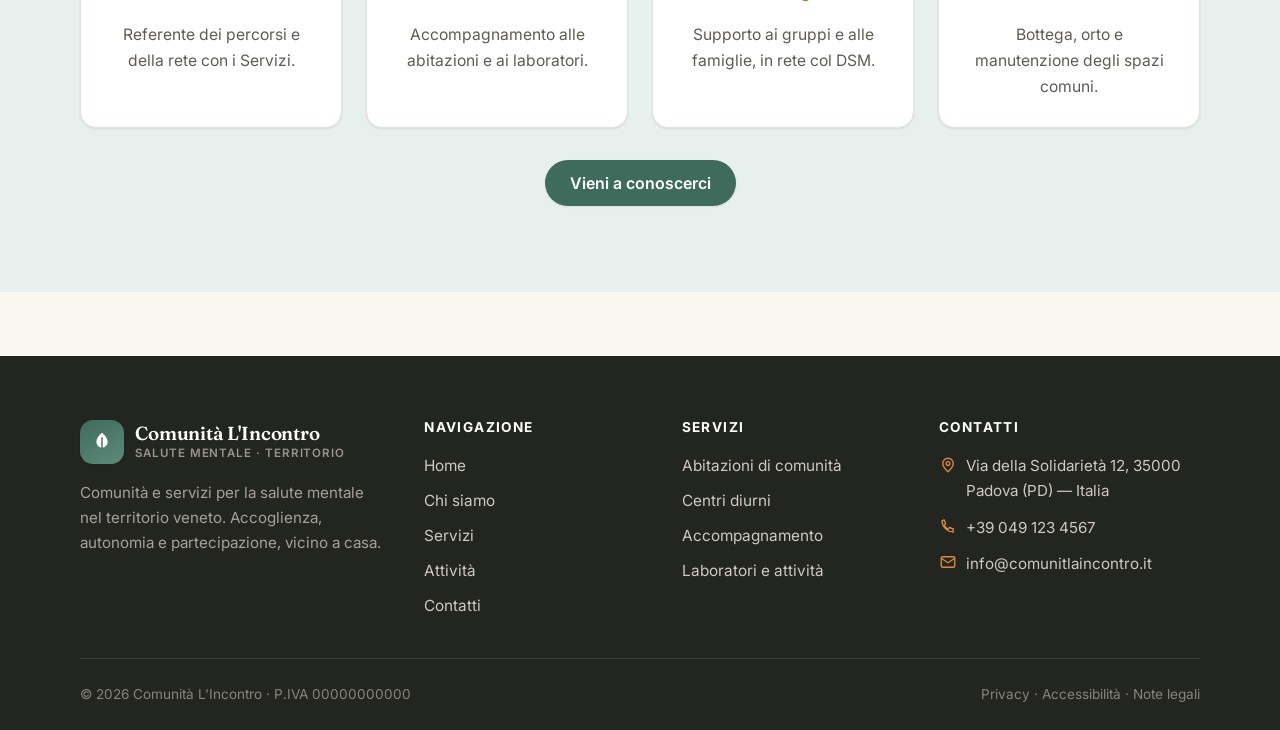
<file: chi-siamo.html>
<!DOCTYPE html>
<html lang="it">
<head>
  <meta charset="UTF-8">
  <meta name="viewport" content="width=device-width, initial-scale=1.0">
  <title>Chi siamo — Comunità L'Incontro</title>
  <meta name="description" content="La storia, la missione, i valori e il team della Comunità L'Incontro: una comunità per la salute mentale in Veneto, in rete con i Servizi di Psichiatria.">
  <meta name="theme-color" content="#3e6b5c">

  <link rel="preconnect" href="https://fonts.googleapis.com">
  <link rel="preconnect" href="https://fonts.gstatic.com" crossorigin>
  <link href="https://fonts.googleapis.com/css2?family=Fraunces:opsz,wght@9..144,400;9..144,500;9..144,600&family=Inter:wght@400;500;600;700&display=swap" rel="stylesheet">
  <link rel="stylesheet" href="css/style.css">
  <link rel="icon" href="data:image/svg+xml,%3Csvg xmlns='http://www.w3.org/2000/svg' viewBox='0 0 32 32'%3E%3Crect width='32' height='32' rx='9' fill='%233e6b5c'/%3E%3Cpath d='M16 7c-4 3-6 6.5-6 10a6 6 0 0 0 12 0c0-3.5-2-7-6-10z' fill='%23fff'/%3E%3C/svg%3E">
</head>
<body>
  <a class="skip-link" href="#main">Salta al contenuto principale</a>

  <!-- ============================ INTESTAZIONE ============================ -->
  <header class="site-header">
    <div class="container header-inner">
      <a class="brand" href="index.html">
        <span class="brand-mark" aria-hidden="true">
          <svg viewBox="0 0 24 24" fill="none" xmlns="http://www.w3.org/2000/svg"><path d="M12 3.5c-3.4 2.6-5.2 5.6-5.2 8.6a5.2 5.2 0 0 0 10.4 0c0-3-1.8-6-5.2-8.6z" fill="#fff"/><path d="M12 8v10" stroke="#3e6b5c" stroke-width="1.3" stroke-linecap="round"/></svg>
        </span>
        <span class="brand-text"><strong>Comunità L'Incontro</strong><small>Salute mentale · Territorio</small></span>
      </a>
      <nav class="site-nav" aria-label="Navigazione principale">
        <button class="nav-toggle" type="button" aria-expanded="false" aria-controls="nav-menu" aria-label="Apri il menu">
          <span class="nav-toggle-icon" aria-hidden="true"></span>
        </button>
        <ul id="nav-menu" class="nav-list">
          <li><a href="index.html">Home</a></li>
          <li><a href="chi-siamo.html" aria-current="page">Chi siamo</a></li>
          <li><a href="servizi.html">Servizi</a></li>
          <li><a href="attivita.html">Attività</a></li>
          <li><a href="contatti.html" class="btn btn-primary btn-sm">Contatti</a></li>
        </ul>
      </nav>
    </div>
  </header>

  <main id="main">
    <!-- ============================ INTESTAZIONE PAGINA ============================ -->
    <section class="page-head">
      <div class="container">
        <nav class="crumbs" aria-label="Percorso di navigazione">
          <a href="index.html">Home</a> <span class="sep" aria-hidden="true">/</span> <span aria-current="page">Chi siamo</span>
        </nav>
        <span class="eyebrow">Chi siamo</span>
        <h1>Una comunità nata accanto alle persone, non sopra di loro</h1>
        <p class="lead">Da oltre trent'anni lavoriamo per offrire un'alternativa concreta all'isolamento: abitazioni, relazioni e un progetto di vita costruito insieme, dentro il territorio veneto.</p>
      </div>
    </section>

    <!-- ============================ MISSIONE ============================ -->
    <section class="section" aria-labelledby="missione">
      <div class="container split">
        <div>
          <span class="eyebrow">La nostra missione</span>
          <h2 id="missione">Restituire un posto nella vita di comunità</h2>
          <div class="prose">
            <p>La Comunità L'Incontro nasce dall'incontro tra famiglie, operatori e cittadini che avevano un'idea semplice: <strong>la salute mentale si cura anche fuori dall'ospedale</strong>, dentro una casa, un quartiere, una routine condivisa.</p>
            <p>Oggi mettiamo a disposizione spazi, relazioni e attività per accompagnare persone con disabilità psichiatrica nel loro percorso di benessere, lavorando <strong>in rete con i Servizi di Salute Mentale</strong> e con le cooperative sociali del territorio.</p>
            <p>Non sostituiamo la terapia: la rendiamo sostenibile nel quotidiano, perché la cura non finisce quando si esce dalla porta del reparto.</p>
          </div>
        </div>
        <aside class="callout" aria-label="Nota importante" style="margin-top:0">
          <span class="ico" aria-hidden="true">
            <svg viewBox="0 0 24 24" fill="none" stroke="currentColor" stroke-width="1.8" stroke-linecap="round" stroke-linejoin="round"><circle cx="12" cy="12" r="9"/><path d="M12 8v5M12 16h.01"/></svg>
          </span>
          <div>
            <p><strong>Un punto fermo:</strong> ogni percorso è personale e costruito con la persona e la sua famiglia, nel rispetto della propria autonomia e dei propri tempi. Nessun progetto è uguale a un altro.</p>
          </div>
        </aside>
      </div>
    </section>

    <hr class="divider">

    <!-- ============================ STORIA / TIMELINE ============================ -->
    <section class="section section--soft" aria-labelledby="storia">
      <div class="container split">
        <div>
          <span class="eyebrow">La nostra storia</span>
          <h2 id="storia">Alcuni passaggi che ci hanno formato</h2>
          <div class="prose">
            <p>Non siamo un ente che guarda da fuori: siamo il frutto di un territorio che, passo dopo passo, ha imparato ad accogliere. Queste sono le tappe che raccontano chi siamo oggi.</p>
          </div>
        </div>
        <div class="timeline">
          <div class="timeline-item">
            <span class="year">1994</span>
            <p>Nasce il primo gruppo di auto-mutuo-aiuto e la prima abitazione condivisa, a fianco del Servizio di Psichiatria locale.</p>
          </div>
          <div class="timeline-item">
            <span class="year">2005</span>
            <p>Apertura del primo centro diurno e avvio dei laboratori aperti al quartiere, dal teatro alla bottega di riuso.</p>
          </div>
          <div class="timeline-item">
            <span class="year">2014</span>
            <p>Ampiamo la rete di abitazioni e rafforziamo la collaborazione con le cooperative sociali per percorsi di lavoro.</p>
          </div>
          <div class="timeline-item">
            <span class="year">Oggi</span>
            <p>Un insieme di case, centri e attività che accompagna ogni anno decine di persone e le loro famiglie, in più comuni del Veneto.</p>
          </div>
        </div>
      </div>
    </section>

    <hr class="divider">

    <!-- ============================ VALORI ============================ -->
    <section class="section" aria-labelledby="valori">
      <div class="container">
        <div class="section-head section-head--center">
          <span class="eyebrow">I nostri valori</span>
          <h2 id="valori">Quello in cui crediamo, ogni giorno</h2>
        </div>
        <div class="values">
          <div class="value-item">
            <span class="ico" aria-hidden="true"><svg viewBox="0 0 24 24" fill="none" stroke="currentColor" stroke-width="1.8" stroke-linecap="round" stroke-linejoin="round"><path d="M12 21s-7-6.5-7-11a7 7 0 0 1 14 0c0 4.5-7 11-7 11z"/></svg></span>
            <div><h3>Relazione prima di tutto</h3><p>La qualità del legame umano è il vero strumento di cura. Esserci, in modo costante e onesto.</p></div>
          </div>
          <div class="value-item">
            <span class="ico" aria-hidden="true"><svg viewBox="0 0 24 24" fill="none" stroke="currentColor" stroke-width="1.8" stroke-linecap="round" stroke-linejoin="round"><path d="M3 11l9-8 9 8"/><path d="M5 10v10h14V10"/></svg></span>
            <div><h3>La casa come centro</h3><p>Partiamo dal luogo in cui si vive, non dall'istituzione. L'autonomia inizia a casa.</p></div>
          </div>
          <div class="value-item">
            <span class="ico" aria-hidden="true"><svg viewBox="0 0 24 24" fill="none" stroke="currentColor" stroke-width="1.8" stroke-linecap="round" stroke-linejoin="round"><circle cx="9" cy="9" r="3"/><circle cx="16" cy="10" r="2.5"/><path d="M4 19c2-2.5 5-2.5 8-2.5s5 0 8 2.5"/></svg></span>
            <div><h3>Territorio e rete</h3><p>Non lavoriamo da soli: con Servizi, famiglie, associazioni e cittadini costruiamo insieme.</p></div>
          </div>
          <div class="value-item">
            <span class="ico" aria-hidden="true"><svg viewBox="0 0 24 24" fill="none" stroke="currentColor" stroke-width="1.8" stroke-linecap="round" stroke-linejoin="round"><path d="M12 3v18M5 8l7-5 7 5M7 21h10"/></svg></span>
            <div><h3>Partecipazione</h3><p>Chi vive nella comunità ha voce e voto. Decidere insieme fa parte della cura.</p></div>
          </div>
        </div>
      </div>
    </section>

    <!-- ============================ TEAM ============================ -->
    <section class="section section--tint" aria-labelledby="team">
      <div class="container">
        <div class="section-head section-head--center">
          <span class="eyebrow">Il team</span>
          <h2 id="team">Le persone che ci sono ogni giorno</h2>
          <p class="lead">Operatori, educatori, coordinatori e volontari. Un gruppo piccolo e stabile, scelto per la cura della relazione.</p>
        </div>
        <div class="grid grid-4">
          <div class="card person">
            <div class="avatar" aria-hidden="true">AC</div>
            <h3>Anna Conte</h3>
            <p class="role">Coordinamento</p>
            <p>Referente dei percorsi e della rete con i Servizi.</p>
          </div>
          <div class="card person">
            <div class="avatar" aria-hidden="true">LG</div>
            <h3>Luca Gallo</h3>
            <p class="role">Educatore</p>
            <p>Accompagnamento alle abitazioni e ai laboratori.</p>
          </div>
          <div class="card person">
            <div class="avatar" aria-hidden="true">SR</div>
            <h3>Sara Rinaldi</h3>
            <p class="role">Psicologa</p>
            <p>Supporto ai gruppi e alle famiglie, in rete col DSM.</p>
          </div>
          <div class="card person">
            <div class="avatar" aria-hidden="true">MB</div>
            <h3>Mattia Bianchi</h3>
            <p class="role">Tecnico di laboratorio</p>
            <p>Bottega, orto e manutenzione degli spazi comuni.</p>
          </div>
        </div>
        <p style="text-align:center;margin-top:2rem">
          <a class="btn btn-primary" href="contatti.html">Vieni a conoscerci</a>
        </p>
      </div>
    </section>
  </main>

  <!-- ============================ PIÈ DI PAGINA ============================ -->
  <footer class="site-footer">
    <div class="container">
      <div class="footer-grid">
        <div class="footer-brand">
          <a class="brand" href="index.html">
            <span class="brand-mark" aria-hidden="true">
              <svg viewBox="0 0 24 24" fill="none" xmlns="http://www.w3.org/2000/svg"><path d="M12 3.5c-3.4 2.6-5.2 5.6-5.2 8.6a5.2 5.2 0 0 0 10.4 0c0-3-1.8-6-5.2-8.6z" fill="#fff"/><path d="M12 8v10" stroke="#3e6b5c" stroke-width="1.3" stroke-linecap="round"/></svg>
            </span>
            <span class="brand-text"><strong>Comunità L'Incontro</strong><small>Salute mentale · Territorio</small></span>
          </a>
          <p>Comunità e servizi per la salute mentale nel territorio veneto. Accoglienza, autonomia e partecipazione, vicino a casa.</p>
        </div>
        <div>
          <h4>Navigazione</h4>
          <ul class="footer-links">
            <li><a href="index.html">Home</a></li>
            <li><a href="chi-siamo.html">Chi siamo</a></li>
            <li><a href="servizi.html">Servizi</a></li>
            <li><a href="attivita.html">Attività</a></li>
            <li><a href="contatti.html">Contatti</a></li>
          </ul>
        </div>
        <div>
          <h4>Servizi</h4>
          <ul class="footer-links">
            <li><a href="servizi.html#abitazioni">Abitazioni di comunità</a></li>
            <li><a href="servizi.html#centri-diurni">Centri diurni</a></li>
            <li><a href="servizi.html#accompagnamento">Accompagnamento</a></li>
            <li><a href="servizi.html#laboratori">Laboratori e attività</a></li>
          </ul>
        </div>
        <div>
          <h4>Contatti</h4>
          <ul class="footer-contact">
            <li>
              <svg viewBox="0 0 24 24" fill="none" stroke="currentColor" stroke-width="1.8" stroke-linecap="round" stroke-linejoin="round" aria-hidden="true"><path d="M12 21s-7-6.5-7-11a7 7 0 0 1 14 0c0 4.5-7 11-7 11z"/><circle cx="12" cy="10" r="2.5"/></svg>
              <span>Via della Solidarietà 12, 35000 Padova (PD) — Italia</span>
            </li>
            <li>
              <svg viewBox="0 0 24 24" fill="none" stroke="currentColor" stroke-width="1.8" stroke-linecap="round" stroke-linejoin="round" aria-hidden="true"><path d="M4 5c0 8 7 15 15 15l0-4-5-2-2 2c-2-1-4-3-5-5l2-2-2-5z"/></svg>
              <span><a href="tel:+390491234567">+39 049 123 4567</a></span>
            </li>
            <li>
              <svg viewBox="0 0 24 24" fill="none" stroke="currentColor" stroke-width="1.8" stroke-linecap="round" stroke-linejoin="round" aria-hidden="true"><rect x="3" y="5" width="18" height="14" rx="2"/><path d="M3 7l9 6 9-6"/></svg>
              <span><a href="mailto:info@comunitlaincontro.it">info@comunitlaincontro.it</a></span>
            </li>
          </ul>
        </div>
      </div>
      <div class="footer-bottom">
        <span>© <span data-year>2026</span> Comunità L'Incontro · P.IVA 00000000000</span>
        <span><a href="#">Privacy</a> · <a href="#">Accessibilità</a> · <a href="#">Note legali</a></span>
      </div>
    </div>
  </footer>

  <script src="js/main.js"></script>
</body>
</html>
</file>
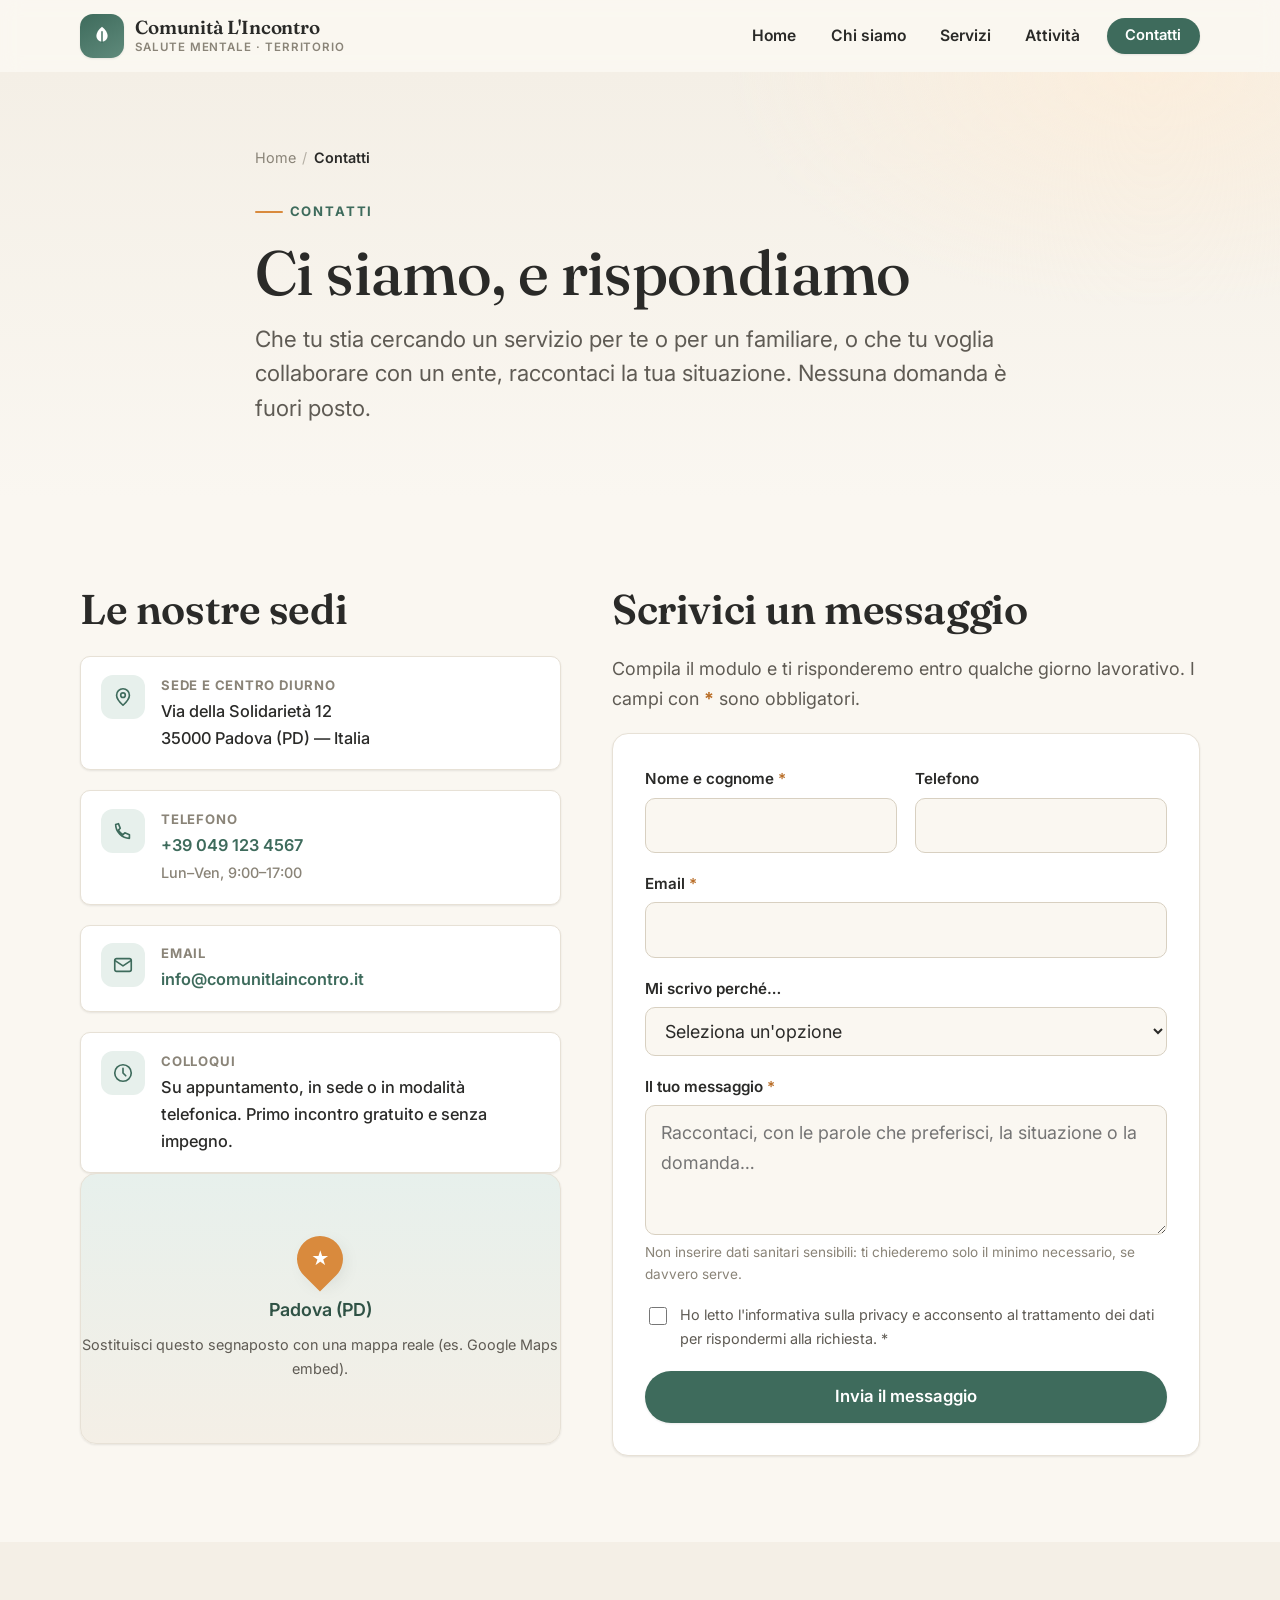
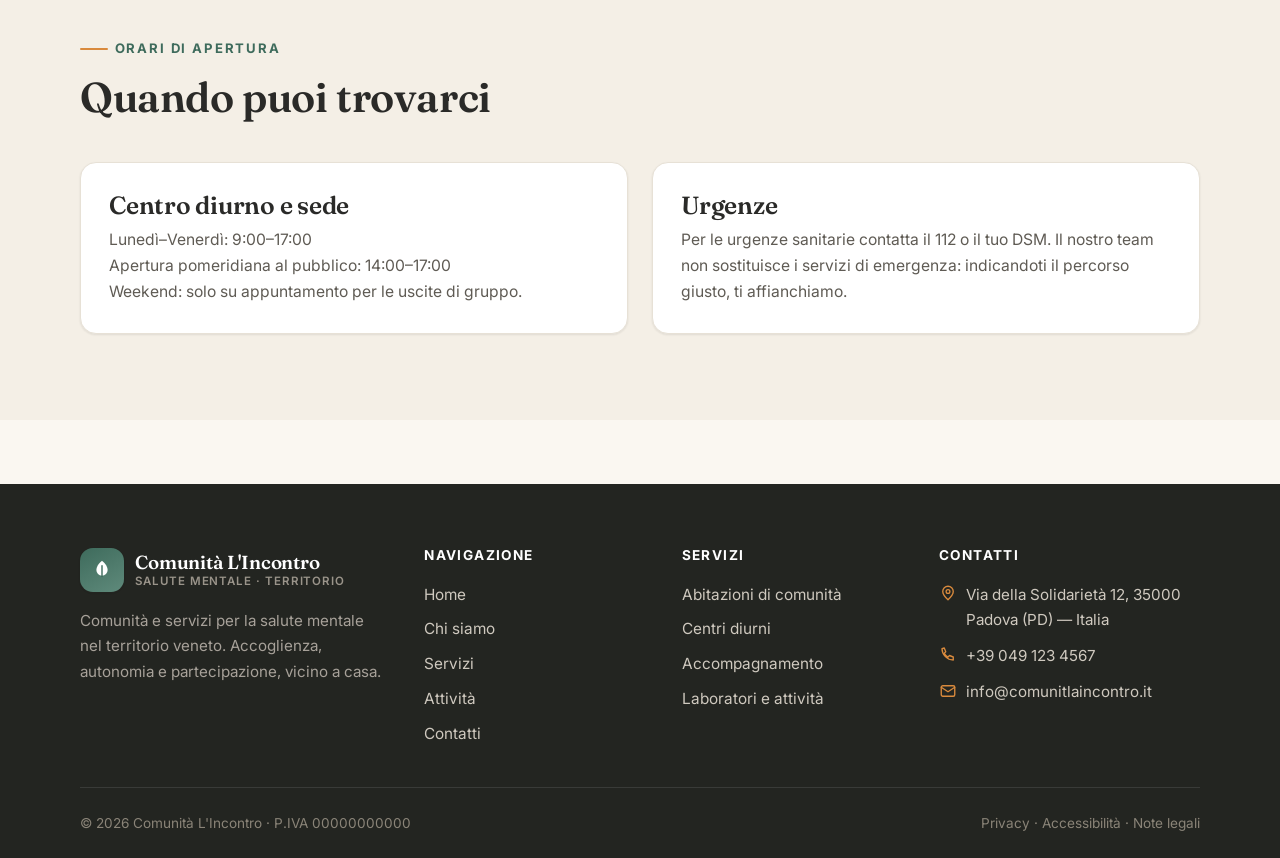
<file: contatti.html>
<!DOCTYPE html>
<html lang="it">
<head>
  <meta charset="UTF-8">
  <meta name="viewport" content="width=device-width, initial-scale=1.0">
  <title>Contatti — Comunità L'Incontro</title>
  <meta name="description" content="Contatta la Comunità L'Incontro: indirizzi, telefoni, orari di apertura e modulo di contatto per colloqui, collaborazioni e informazioni sui servizi.">
  <meta name="theme-color" content="#3e6b5c">

  <link rel="preconnect" href="https://fonts.googleapis.com">
  <link rel="preconnect" href="https://fonts.gstatic.com" crossorigin>
  <link href="https://fonts.googleapis.com/css2?family=Fraunces:opsz,wght@9..144,400;9..144,500;9..144,600&family=Inter:wght@400;500;600;700&display=swap" rel="stylesheet">
  <link rel="stylesheet" href="css/style.css">
  <link rel="icon" href="data:image/svg+xml,%3Csvg xmlns='http://www.w3.org/2000/svg' viewBox='0 0 32 32'%3E%3Crect width='32' height='32' rx='9' fill='%233e6b5c'/%3E%3Cpath d='M16 7c-4 3-6 6.5-6 10a6 6 0 0 0 12 0c0-3.5-2-7-6-10z' fill='%23fff'/%3E%3C/svg%3E">
</head>
<body>
  <a class="skip-link" href="#main">Salta al contenuto principale</a>

  <!-- ============================ INTESTAZIONE ============================ -->
  <header class="site-header">
    <div class="container header-inner">
      <a class="brand" href="index.html">
        <span class="brand-mark" aria-hidden="true">
          <svg viewBox="0 0 24 24" fill="none" xmlns="http://www.w3.org/2000/svg"><path d="M12 3.5c-3.4 2.6-5.2 5.6-5.2 8.6a5.2 5.2 0 0 0 10.4 0c0-3-1.8-6-5.2-8.6z" fill="#fff"/><path d="M12 8v10" stroke="#3e6b5c" stroke-width="1.3" stroke-linecap="round"/></svg>
        </span>
        <span class="brand-text"><strong>Comunità L'Incontro</strong><small>Salute mentale · Territorio</small></span>
      </a>
      <nav class="site-nav" aria-label="Navigazione principale">
        <button class="nav-toggle" type="button" aria-expanded="false" aria-controls="nav-menu" aria-label="Apri il menu">
          <span class="nav-toggle-icon" aria-hidden="true"></span>
        </button>
        <ul id="nav-menu" class="nav-list">
          <li><a href="index.html">Home</a></li>
          <li><a href="chi-siamo.html">Chi siamo</a></li>
          <li><a href="servizi.html">Servizi</a></li>
          <li><a href="attivita.html">Attività</a></li>
          <li><a href="contatti.html" aria-current="page" class="btn btn-primary btn-sm">Contatti</a></li>
        </ul>
      </nav>
    </div>
  </header>

  <main id="main">
    <!-- ============================ INTESTAZIONE PAGINA ============================ -->
    <section class="page-head">
      <div class="container">
        <nav class="crumbs" aria-label="Percorso di navigazione">
          <a href="index.html">Home</a> <span class="sep" aria-hidden="true">/</span> <span aria-current="page">Contatti</span>
        </nav>
        <span class="eyebrow">Contatti</span>
        <h1>Ci siamo, e rispondiamo</h1>
        <p class="lead">Che tu stia cercando un servizio per te o per un familiare, o che tu voglia collaborare con un ente, raccontaci la tua situazione. Nessuna domanda è fuori posto.</p>
      </div>
    </section>

    <!-- ============================ INFO + FORM ============================ -->
    <section class="section" aria-labelledby="contatti-h">
      <div class="container contact-grid" id="contatti-h">
        <!-- Colonna informazioni -->
        <div>
          <h2>Le nostre sedi</h2>
          <div class="contact-list" style="margin-top:1.4rem">
            <div class="contact-item">
              <span class="ico" aria-hidden="true"><svg viewBox="0 0 24 24" fill="none" stroke="currentColor" stroke-width="1.8" stroke-linecap="round" stroke-linejoin="round"><path d="M12 21s-7-6.5-7-11a7 7 0 0 1 14 0c0 4.5-7 11-7 11z"/><circle cx="12" cy="10" r="2.5"/></svg></span>
              <div>
                <div class="label">Sede e centro diurno</div>
                <div class="value">Via della Solidarietà 12<br>35000 Padova (PD) — Italia</div>
              </div>
            </div>
            <div class="contact-item">
              <span class="ico" aria-hidden="true"><svg viewBox="0 0 24 24" fill="none" stroke="currentColor" stroke-width="1.8" stroke-linecap="round" stroke-linejoin="round"><path d="M4 5c0 8 7 15 15 15l0-4-5-2-2 2c-2-1-4-3-5-5l2-2-2-5z"/></svg></span>
              <div>
                <div class="label">Telefono</div>
                <div class="value"><a href="tel:+390491234567">+39 049 123 4567</a><br><span style="font-size:.9rem;color:var(--ink-faint)">Lun–Ven, 9:00–17:00</span></div>
              </div>
            </div>
            <div class="contact-item">
              <span class="ico" aria-hidden="true"><svg viewBox="0 0 24 24" fill="none" stroke="currentColor" stroke-width="1.8" stroke-linecap="round" stroke-linejoin="round"><rect x="3" y="5" width="18" height="14" rx="2"/><path d="M3 7l9 6 9-6"/></svg></span>
              <div>
                <div class="label">Email</div>
                <div class="value"><a href="mailto:info@comunitlaincontro.it">info@comunitlaincontro.it</a></div>
              </div>
            </div>
            <div class="contact-item">
              <span class="ico" aria-hidden="true"><svg viewBox="0 0 24 24" fill="none" stroke="currentColor" stroke-width="1.8" stroke-linecap="round" stroke-linejoin="round"><circle cx="12" cy="12" r="9"/><path d="M12 7v5l3 3"/></svg></span>
              <div>
                <div class="label">Colloqui</div>
                <div class="value">Su appuntamento, in sede o in modalità telefonica. Primo incontro gratuito e senza impegno.</div>
              </div>
            </div>
          </div>

          <div class="map-wrap" role="img" aria-label="Mappa segnaposto: sede in Via della Solidarietà 12, Padova">
            <div class="map-pin">
              <span class="dot" aria-hidden="true"><span>★</span></span>
              <span class="addr">Padova (PD)</span>
              <span style="font-size:.9rem;color:var(--ink-soft)">Sostituisci questo segnaposto con una mappa reale (es. Google Maps embed).</span>
            </div>
          </div>
        </div>

        <!-- Colonna form -->
        <div>
          <h2>Scrivici un messaggio</h2>
          <p style="color:var(--ink-soft);margin-top:.4rem">Compila il modulo e ti risponderemo entro qualche giorno lavorativo. I campi con <span class="req" style="color:var(--accent-dark);font-weight:700">*</span> sono obbligatori.</p>

          <div class="form-card" style="margin-top:1.2rem">
            <div class="form-status" role="status" aria-live="polite"></div>
            <form data-contact-form novalidate>
              <div class="form-row">
                <div class="field">
                  <label for="nome">Nome e cognome <span class="req" aria-hidden="true">*</span></label>
                  <input id="nome" name="nome" type="text" autocomplete="name" required>
                </div>
                <div class="field">
                  <label for="telefono">Telefono</label>
                  <input id="telefono" name="telefono" type="tel" autocomplete="tel">
                </div>
              </div>

              <div class="field">
                <label for="email">Email <span class="req" aria-hidden="true">*</span></label>
                <input id="email" name="email" type="email" autocomplete="email" required>
              </div>

              <div class="field">
                <label for="motivo">Mi scrivo perché…</label>
                <select id="motivo" name="motivo">
                  <option value="">Seleziona un'opzione</option>
                  <option>Informazioni sui servizi</option>
                  <option>Voglio un colloquio per me</option>
                  <option>Un familiare</option>
                  <option>Collaborazione tra enti / DSM</option>
                  <option>Altro</option>
                </select>
              </div>

              <div class="field">
                <label for="messaggio">Il tuo messaggio <span class="req" aria-hidden="true">*</span></label>
                <textarea id="messaggio" name="messaggio" required placeholder="Raccontaci, con le parole che preferisci, la situazione o la domanda…"></textarea>
                <span class="hint">Non inserire dati sanitari sensibili: ti chiederemo solo il minimo necessario, se davvero serve.</span>
              </div>

              <label class="consent">
                <input type="checkbox" id="privacy" name="privacy" required>
                <span>Ho letto l'informativa sulla privacy e acconsento al trattamento dei dati per rispondermi alla richiesta. <span class="req" aria-hidden="true">*</span></span>
              </label>

              <button type="submit" class="btn btn-primary btn-lg" style="width:100%">Invia il messaggio</button>
            </form>
          </div>
        </div>
      </div>
    </section>

    <!-- ============================ ORARI ============================ -->
    <section class="section section--soft" aria-labelledby="orari">
      <div class="container">
        <div class="section-head">
          <span class="eyebrow">Orari di apertura</span>
          <h2 id="orari">Quando puoi trovarci</h2>
        </div>
        <div class="grid grid-2">
          <div class="card">
            <h3>Centro diurno e sede</h3>
            <p>Lunedì–Venerdì: 9:00–17:00<br>Apertura pomeridiana al pubblico: 14:00–17:00<br>Weekend: solo su appuntamento per le uscite di gruppo.</p>
          </div>
          <div class="card card--accent">
            <h3>Urgenze</h3>
            <p>Per le urgenze sanitarie contatta il 112 o il tuo DSM. Il nostro team non sostituisce i servizi di emergenza: indicandoti il percorso giusto, ti affianchiamo.</p>
          </div>
        </div>
      </div>
    </section>
  </main>

  <!-- ============================ PIÈ DI PAGINA ============================ -->
  <footer class="site-footer">
    <div class="container">
      <div class="footer-grid">
        <div class="footer-brand">
          <a class="brand" href="index.html">
            <span class="brand-mark" aria-hidden="true">
              <svg viewBox="0 0 24 24" fill="none" xmlns="http://www.w3.org/2000/svg"><path d="M12 3.5c-3.4 2.6-5.2 5.6-5.2 8.6a5.2 5.2 0 0 0 10.4 0c0-3-1.8-6-5.2-8.6z" fill="#fff"/><path d="M12 8v10" stroke="#3e6b5c" stroke-width="1.3" stroke-linecap="round"/></svg>
            </span>
            <span class="brand-text"><strong>Comunità L'Incontro</strong><small>Salute mentale · Territorio</small></span>
          </a>
          <p>Comunità e servizi per la salute mentale nel territorio veneto. Accoglienza, autonomia e partecipazione, vicino a casa.</p>
        </div>
        <div>
          <h4>Navigazione</h4>
          <ul class="footer-links">
            <li><a href="index.html">Home</a></li>
            <li><a href="chi-siamo.html">Chi siamo</a></li>
            <li><a href="servizi.html">Servizi</a></li>
            <li><a href="attivita.html">Attività</a></li>
            <li><a href="contatti.html">Contatti</a></li>
          </ul>
        </div>
        <div>
          <h4>Servizi</h4>
          <ul class="footer-links">
            <li><a href="servizi.html#abitazioni">Abitazioni di comunità</a></li>
            <li><a href="servizi.html#centri-diurni">Centri diurni</a></li>
            <li><a href="servizi.html#accompagnamento">Accompagnamento</a></li>
            <li><a href="servizi.html#laboratori">Laboratori e attività</a></li>
          </ul>
        </div>
        <div>
          <h4>Contatti</h4>
          <ul class="footer-contact">
            <li>
              <svg viewBox="0 0 24 24" fill="none" stroke="currentColor" stroke-width="1.8" stroke-linecap="round" stroke-linejoin="round" aria-hidden="true"><path d="M12 21s-7-6.5-7-11a7 7 0 0 1 14 0c0 4.5-7 11-7 11z"/><circle cx="12" cy="10" r="2.5"/></svg>
              <span>Via della Solidarietà 12, 35000 Padova (PD) — Italia</span>
            </li>
            <li>
              <svg viewBox="0 0 24 24" fill="none" stroke="currentColor" stroke-width="1.8" stroke-linecap="round" stroke-linejoin="round" aria-hidden="true"><path d="M4 5c0 8 7 15 15 15l0-4-5-2-2 2c-2-1-4-3-5-5l2-2-2-5z"/></svg>
              <span><a href="tel:+390491234567">+39 049 123 4567</a></span>
            </li>
            <li>
              <svg viewBox="0 0 24 24" fill="none" stroke="currentColor" stroke-width="1.8" stroke-linecap="round" stroke-linejoin="round" aria-hidden="true"><rect x="3" y="5" width="18" height="14" rx="2"/><path d="M3 7l9 6 9-6"/></svg>
              <span><a href="mailto:info@comunitlaincontro.it">info@comunitlaincontro.it</a></span>
            </li>
          </ul>
        </div>
      </div>
      <div class="footer-bottom">
        <span>© <span data-year>2026</span> Comunità L'Incontro · P.IVA 00000000000</span>
        <span><a href="#">Privacy</a> · <a href="#">Accessibilità</a> · <a href="#">Note legali</a></span>
      </div>
    </div>
  </footer>

  <script src="js/main.js"></script>
</body>
</html>
</file>
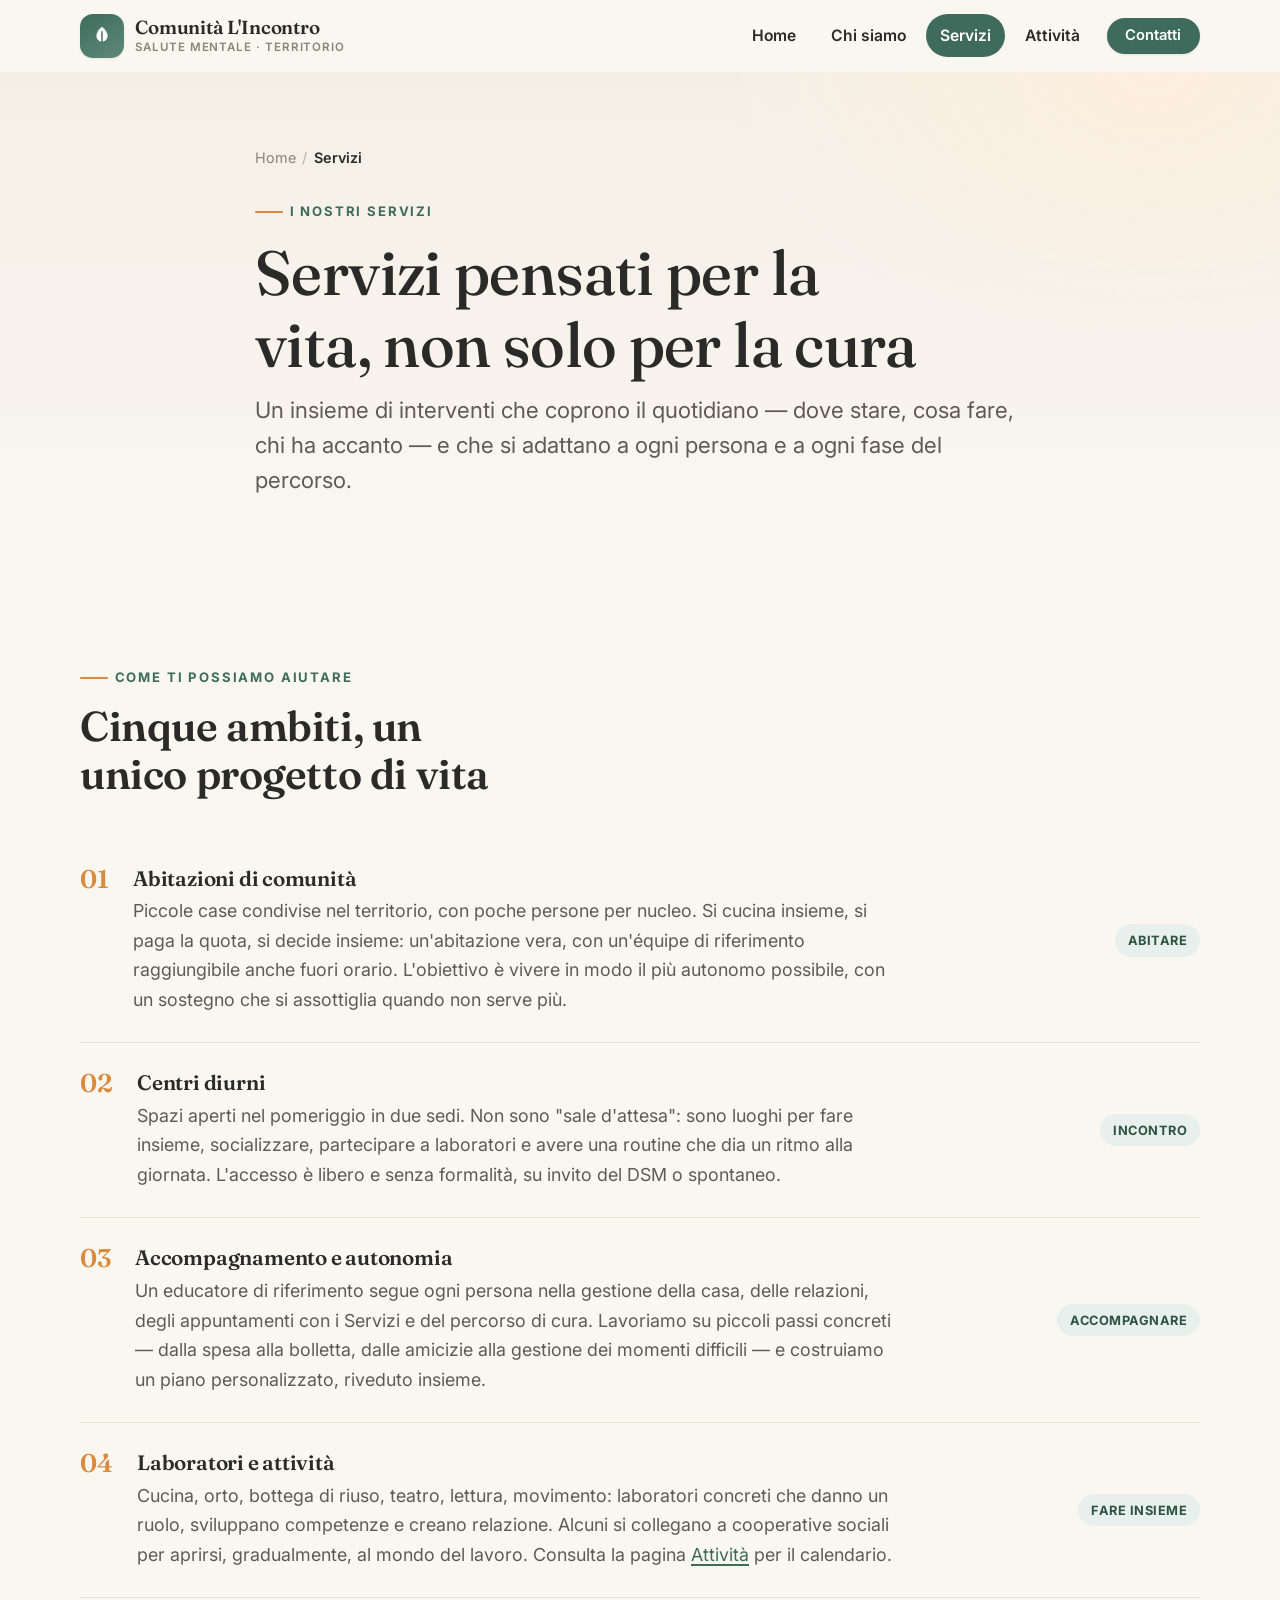
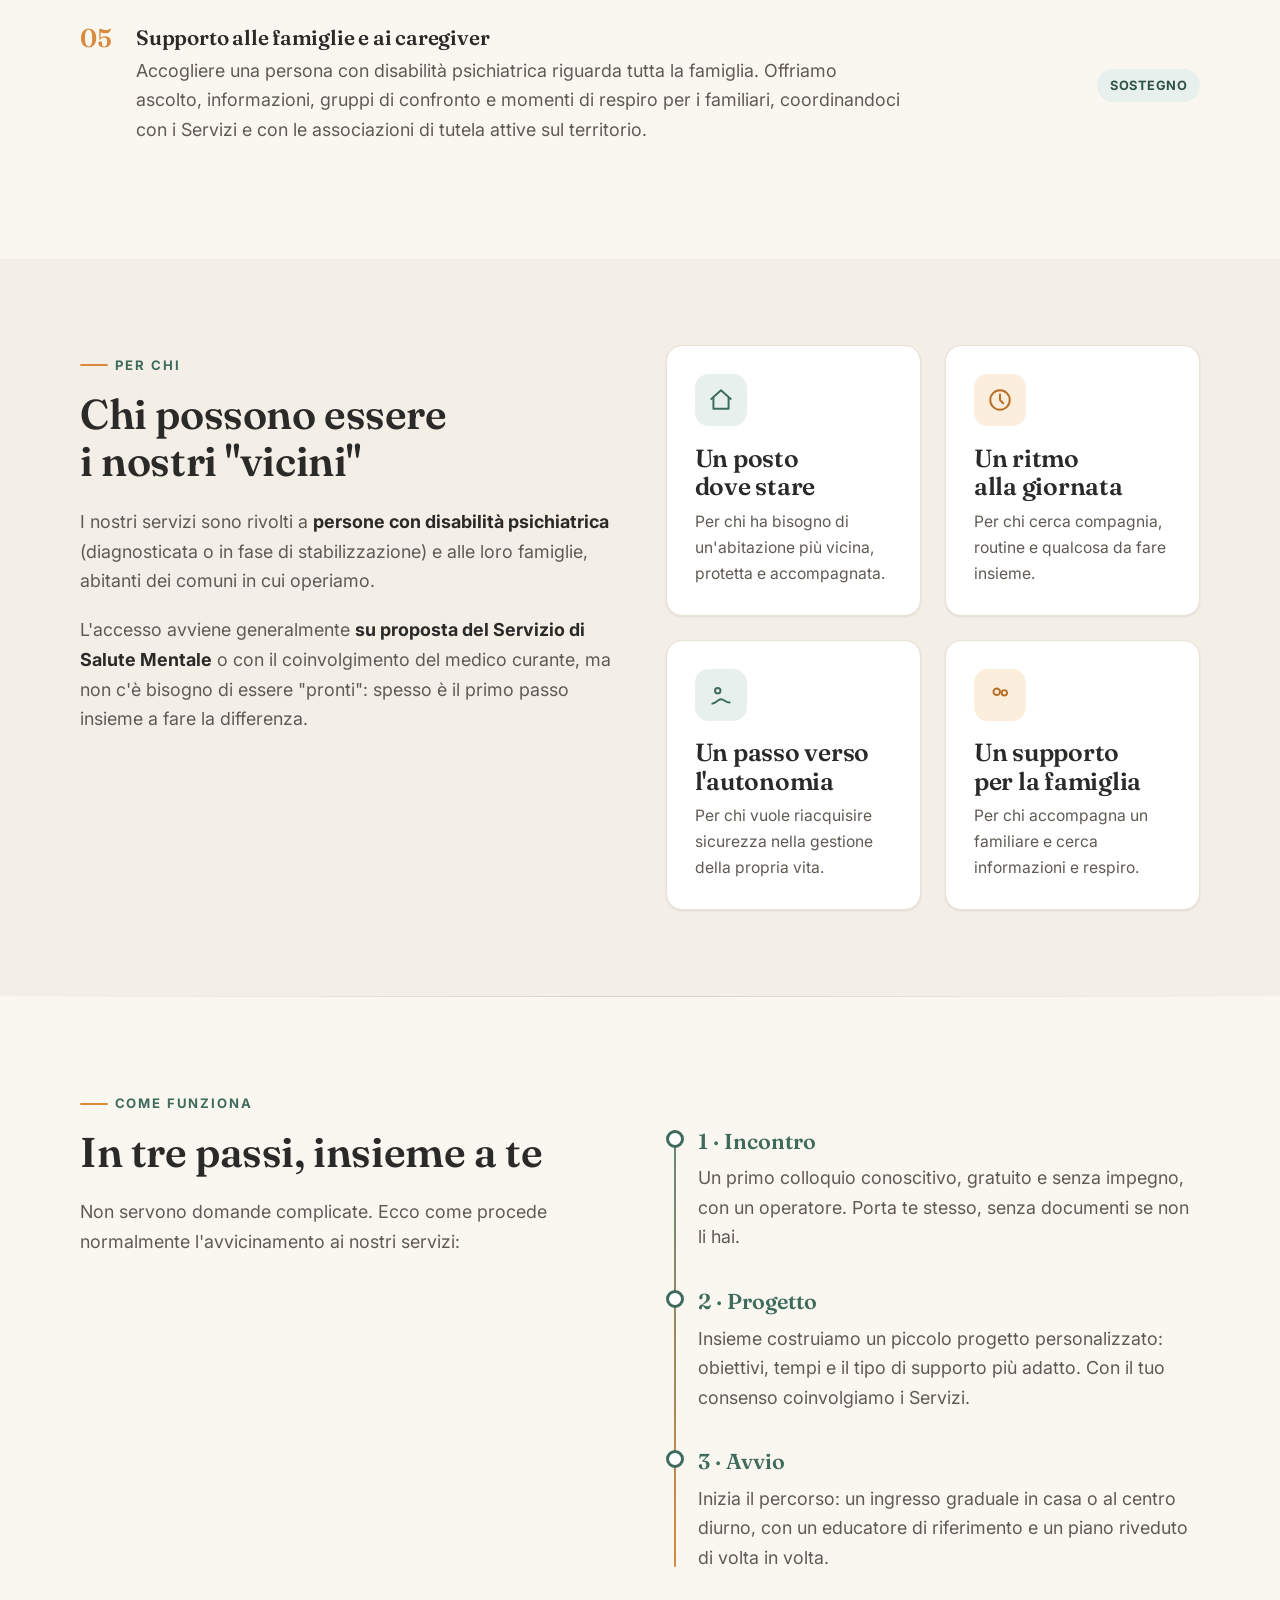
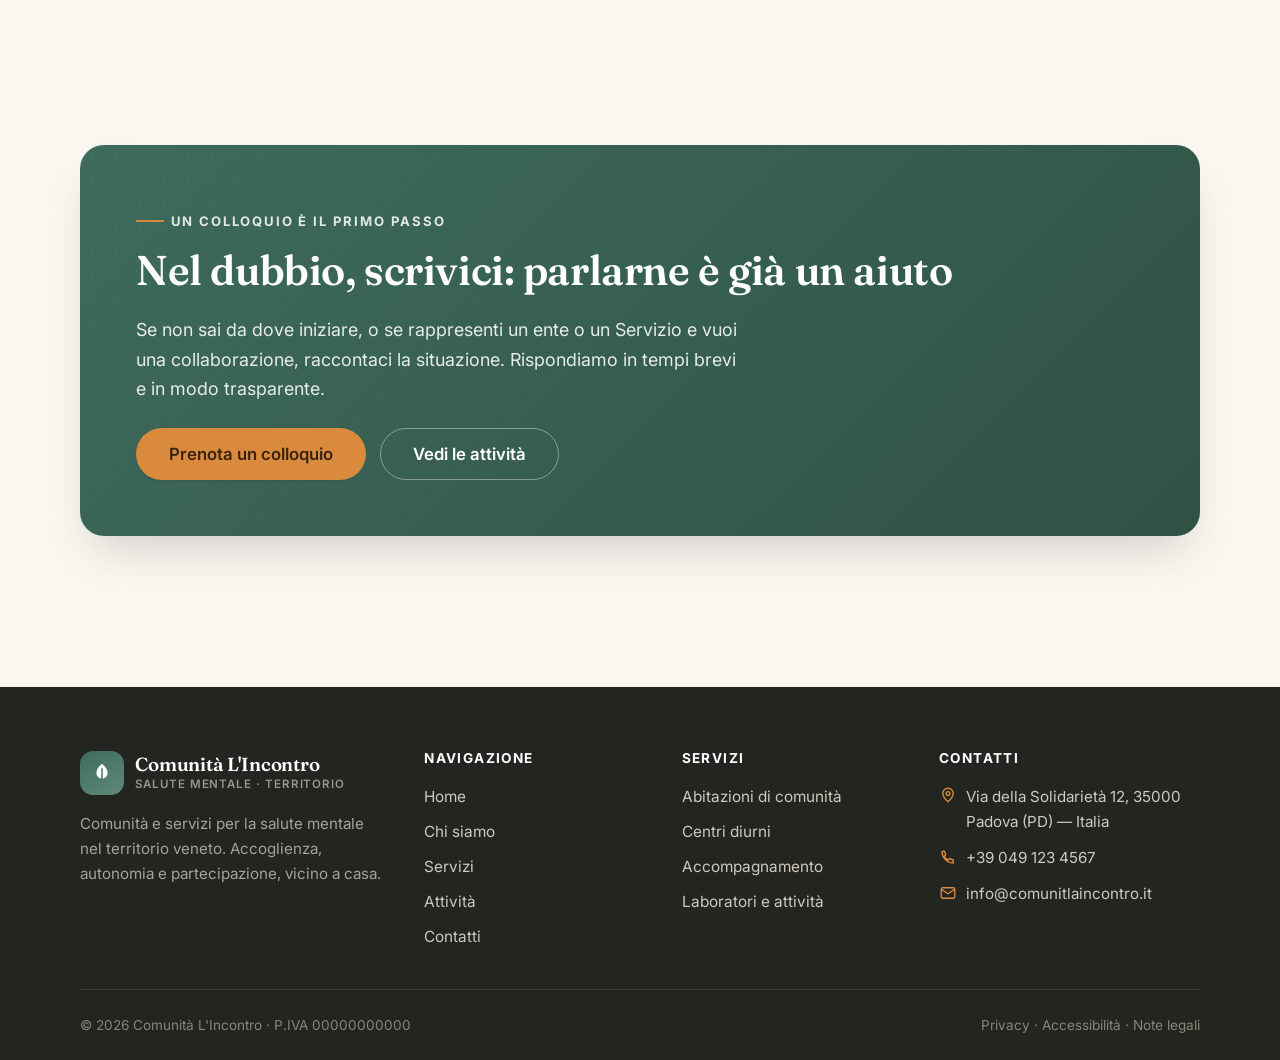
<file: servizi.html>
<!DOCTYPE html>
<html lang="it">
<head>
  <meta charset="UTF-8">
  <meta name="viewport" content="width=device-width, initial-scale=1.0">
  <title>Servizi — Comunità L'Incontro</title>
  <meta name="description" content="I servizi della Comunità L'Incontro: abitazioni di comunità, centri diurni, accompagnamento, laboratori e attività, e supporto alle famiglie nel territorio veneto.">
  <meta name="theme-color" content="#3e6b5c">

  <link rel="preconnect" href="https://fonts.googleapis.com">
  <link rel="preconnect" href="https://fonts.gstatic.com" crossorigin>
  <link href="https://fonts.googleapis.com/css2?family=Fraunces:opsz,wght@9..144,400;9..144,500;9..144,600&family=Inter:wght@400;500;600;700&display=swap" rel="stylesheet">
  <link rel="stylesheet" href="css/style.css">
  <link rel="icon" href="data:image/svg+xml,%3Csvg xmlns='http://www.w3.org/2000/svg' viewBox='0 0 32 32'%3E%3Crect width='32' height='32' rx='9' fill='%233e6b5c'/%3E%3Cpath d='M16 7c-4 3-6 6.5-6 10a6 6 0 0 0 12 0c0-3.5-2-7-6-10z' fill='%23fff'/%3E%3C/svg%3E">
</head>
<body>
  <a class="skip-link" href="#main">Salta al contenuto principale</a>

  <!-- ============================ INTESTAZIONE ============================ -->
  <header class="site-header">
    <div class="container header-inner">
      <a class="brand" href="index.html">
        <span class="brand-mark" aria-hidden="true">
          <svg viewBox="0 0 24 24" fill="none" xmlns="http://www.w3.org/2000/svg"><path d="M12 3.5c-3.4 2.6-5.2 5.6-5.2 8.6a5.2 5.2 0 0 0 10.4 0c0-3-1.8-6-5.2-8.6z" fill="#fff"/><path d="M12 8v10" stroke="#3e6b5c" stroke-width="1.3" stroke-linecap="round"/></svg>
        </span>
        <span class="brand-text"><strong>Comunità L'Incontro</strong><small>Salute mentale · Territorio</small></span>
      </a>
      <nav class="site-nav" aria-label="Navigazione principale">
        <button class="nav-toggle" type="button" aria-expanded="false" aria-controls="nav-menu" aria-label="Apri il menu">
          <span class="nav-toggle-icon" aria-hidden="true"></span>
        </button>
        <ul id="nav-menu" class="nav-list">
          <li><a href="index.html">Home</a></li>
          <li><a href="chi-siamo.html">Chi siamo</a></li>
          <li><a href="servizi.html" aria-current="page">Servizi</a></li>
          <li><a href="attivita.html">Attività</a></li>
          <li><a href="contatti.html" class="btn btn-primary btn-sm">Contatti</a></li>
        </ul>
      </nav>
    </div>
  </header>

  <main id="main">
    <!-- ============================ INTESTAZIONE PAGINA ============================ -->
    <section class="page-head">
      <div class="container">
        <nav class="crumbs" aria-label="Percorso di navigazione">
          <a href="index.html">Home</a> <span class="sep" aria-hidden="true">/</span> <span aria-current="page">Servizi</span>
        </nav>
        <span class="eyebrow">I nostri servizi</span>
        <h1>Servizi pensati per la vita, non solo per la cura</h1>
        <p class="lead">Un insieme di interventi che coprono il quotidiano — dove stare, cosa fare, chi ha accanto — e che si adattano a ogni persona e a ogni fase del percorso.</p>
      </div>
    </section>

    <!-- ============================ ELenco SERVIZI ============================ -->
    <section class="section" aria-labelledby="servizi-titolo" id="servizi-titolo">
      <div class="container">
        <div class="section-head">
          <span class="eyebrow">Come ti possiamo aiutare</span>
          <h2 id="servizi-h2">Cinque ambiti, un unico progetto di vita</h2>
        </div>

        <div class="service-row" id="abitazioni">
          <span class="n" aria-hidden="true">01</span>
          <div>
            <h3>Abitazioni di comunità</h3>
            <p>Piccole case condivise nel territorio, con poche persone per nucleo. Si cucina insieme, si paga la quota, si decide insieme: un'abitazione vera, con un'équipe di riferimento raggiungibile anche fuori orario. L'obiettivo è vivere in modo il più autonomo possibile, con un sostegno che si assottiglia quando non serve più.</p>
          </div>
          <span class="tag">Abitare</span>
        </div>

        <div class="service-row" id="centri-diurni">
          <span class="n" aria-hidden="true">02</span>
          <div>
            <h3>Centri diurni</h3>
            <p>Spazi aperti nel pomeriggio in due sedi. Non sono "sale d'attesa": sono luoghi per fare insieme, socializzare, partecipare a laboratori e avere una routine che dia un ritmo alla giornata. L'accesso è libero e senza formalità, su invito del DSM o spontaneo.</p>
          </div>
          <span class="tag">Incontro</span>
        </div>

        <div class="service-row" id="accompagnamento">
          <span class="n" aria-hidden="true">03</span>
          <div>
            <h3>Accompagnamento e autonomia</h3>
            <p>Un educatore di riferimento segue ogni persona nella gestione della casa, delle relazioni, degli appuntamenti con i Servizi e del percorso di cura. Lavoriamo su piccoli passi concreti — dalla spesa alla bolletta, dalle amicizie alla gestione dei momenti difficili — e costruiamo un piano personalizzato, riveduto insieme.</p>
          </div>
          <span class="tag">Accompagnare</span>
        </div>

        <div class="service-row" id="laboratori">
          <span class="n" aria-hidden="true">04</span>
          <div>
            <h3>Laboratori e attività</h3>
            <p>Cucina, orto, bottega di riuso, teatro, lettura, movimento: laboratori concreti che danno un ruolo, sviluppano competenze e creano relazione. Alcuni si collegano a cooperative sociali per aprirsi, gradualmente, al mondo del lavoro. Consulta la pagina <a href="attivita.html">Attività</a> per il calendario.</p>
          </div>
          <span class="tag">Fare insieme</span>
        </div>

        <div class="service-row" id="famiglie">
          <span class="n" aria-hidden="true">05</span>
          <div>
            <h3>Supporto alle famiglie e ai caregiver</h3>
            <p>Accogliere una persona con disabilità psichiatrica riguarda tutta la famiglia. Offriamo ascolto, informazioni, gruppi di confronto e momenti di respiro per i familiari, coordinandoci con i Servizi e con le associazioni di tutela attive sul territorio.</p>
          </div>
          <span class="tag">Sostegno</span>
        </div>
      </div>
    </section>

    <!-- ============================ PER CHI ============================ -->
    <section class="section section--soft" aria-labelledby="perchi">
      <div class="container split">
        <div>
          <span class="eyebrow">Per chi</span>
          <h2 id="perchi">Chi possono essere i nostri "vicini"</h2>
          <div class="prose">
            <p>I nostri servizi sono rivolti a <strong>persone con disabilità psichiatrica</strong> (diagnosticata o in fase di stabilizzazione) e alle loro famiglie, abitanti dei comuni in cui operiamo.</p>
            <p>L'accesso avviene generalmente <strong>su proposta del Servizio di Salute Mentale</strong> o con il coinvolgimento del medico curante, ma non c'è bisogno di essere "pronti": spesso è il primo passo insieme a fare la differenza.</p>
          </div>
        </div>
        <div class="grid grid-2">
          <div class="card"><div class="card-icon" aria-hidden="true"><svg viewBox="0 0 24 24" fill="none" stroke="currentColor" stroke-width="1.8" stroke-linecap="round" stroke-linejoin="round"><path d="M3 11l9-8 9 8"/><path d="M5 10v10h14V10"/></svg></div><h3>Un posto dove stare</h3><p>Per chi ha bisogno di un'abitazione più vicina, protetta e accompagnata.</p></div>
          <div class="card card--accent"><div class="card-icon" aria-hidden="true"><svg viewBox="0 0 24 24" fill="none" stroke="currentColor" stroke-width="1.8" stroke-linecap="round" stroke-linejoin="round"><circle cx="12" cy="12" r="9"/><path d="M12 7v5l3 3"/></svg></div><h3>Un ritmo alla giornata</h3><p>Per chi cerca compagnia, routine e qualcosa da fare insieme.</p></div>
          <div class="card"><div class="card-icon" aria-hidden="true"><svg viewBox="0 0 24 24" fill="none" stroke="currentColor" stroke-width="1.8" stroke-linecap="round" stroke-linejoin="round"><path d="M4 20c4-1 5-4 8-4s4 3 8 3"/><circle cx="9" cy="8" r="2.5"/></svg></div><h3>Un passo verso l'autonomia</h3><p>Per chi vuole riacquisire sicurezza nella gestione della propria vita.</p></div>
          <div class="card card--accent"><div class="card-icon" aria-hidden="true"><svg viewBox="0 0 24 24" fill="none" stroke="currentColor" stroke-width="1.8" stroke-linecap="round" stroke-linejoin="round"><circle cx="9" cy="9" r="3"/><circle cx="16" cy="10" r="2.5"/></svg></div><h3>Un supporto per la famiglia</h3><p>Per chi accompagna un familiare e cerca informazioni e respiro.</p></div>
        </div>
      </div>
    </section>

    <hr class="divider">

    <!-- ============================ COME SI ACCEDONO I SERVIZI ============================ -->
    <section class="section" aria-labelledby="accesso">
      <div class="container split">
        <div>
          <span class="eyebrow">Come funziona</span>
          <h2 id="accesso">In tre passi, insieme a te</h2>
          <div class="prose">
            <p>Non servono domande complicate. Ecco come procede normalmente l'avvicinamento ai nostri servizi:</p>
          </div>
        </div>
        <div class="timeline">
          <div class="timeline-item">
            <span class="year">1 · Incontro</span>
            <p>Un primo colloquio conoscitivo, gratuito e senza impegno, con un operatore. Porta te stesso, senza documenti se non li hai.</p>
          </div>
          <div class="timeline-item">
            <span class="year">2 · Progetto</span>
            <p>Insieme costruiamo un piccolo progetto personalizzato: obiettivi, tempi e il tipo di supporto più adatto. Con il tuo consenso coinvolgiamo i Servizi.</p>
          </div>
          <div class="timeline-item">
            <span class="year">3 · Avvio</span>
            <p>Inizia il percorso: un ingresso graduale in casa o al centro diurno, con un educatore di riferimento e un piano riveduto di volta in volta.</p>
          </div>
        </div>
      </div>
    </section>

    <!-- ============================ CTA ============================ -->
    <section class="section">
      <div class="container">
        <div class="cta-band">
          <span class="eyebrow">Un colloquio è il primo passo</span>
          <h2>Nel dubbio, scrivici: parlarne è già un aiuto</h2>
          <p>Se non sai da dove iniziare, o se rappresenti un ente o un Servizio e vuoi una collaborazione, raccontaci la situazione. Rispondiamo in tempi brevi e in modo trasparente.</p>
          <div class="cta-actions">
            <a class="btn btn-accent btn-lg" href="contatti.html">Prenota un colloquio</a>
            <a class="btn btn-ghost btn-lg" style="color:#fff;border-color:rgba(255,255,255,.4)" href="attivita.html">Vedi le attività</a>
          </div>
        </div>
      </div>
    </section>
  </main>

  <!-- ============================ PIÈ DI PAGINA ============================ -->
  <footer class="site-footer">
    <div class="container">
      <div class="footer-grid">
        <div class="footer-brand">
          <a class="brand" href="index.html">
            <span class="brand-mark" aria-hidden="true">
              <svg viewBox="0 0 24 24" fill="none" xmlns="http://www.w3.org/2000/svg"><path d="M12 3.5c-3.4 2.6-5.2 5.6-5.2 8.6a5.2 5.2 0 0 0 10.4 0c0-3-1.8-6-5.2-8.6z" fill="#fff"/><path d="M12 8v10" stroke="#3e6b5c" stroke-width="1.3" stroke-linecap="round"/></svg>
            </span>
            <span class="brand-text"><strong>Comunità L'Incontro</strong><small>Salute mentale · Territorio</small></span>
          </a>
          <p>Comunità e servizi per la salute mentale nel territorio veneto. Accoglienza, autonomia e partecipazione, vicino a casa.</p>
        </div>
        <div>
          <h4>Navigazione</h4>
          <ul class="footer-links">
            <li><a href="index.html">Home</a></li>
            <li><a href="chi-siamo.html">Chi siamo</a></li>
            <li><a href="servizi.html">Servizi</a></li>
            <li><a href="attivita.html">Attività</a></li>
            <li><a href="contatti.html">Contatti</a></li>
          </ul>
        </div>
        <div>
          <h4>Servizi</h4>
          <ul class="footer-links">
            <li><a href="servizi.html#abitazioni">Abitazioni di comunità</a></li>
            <li><a href="servizi.html#centri-diurni">Centri diurni</a></li>
            <li><a href="servizi.html#accompagnamento">Accompagnamento</a></li>
            <li><a href="servizi.html#laboratori">Laboratori e attività</a></li>
          </ul>
        </div>
        <div>
          <h4>Contatti</h4>
          <ul class="footer-contact">
            <li>
              <svg viewBox="0 0 24 24" fill="none" stroke="currentColor" stroke-width="1.8" stroke-linecap="round" stroke-linejoin="round" aria-hidden="true"><path d="M12 21s-7-6.5-7-11a7 7 0 0 1 14 0c0 4.5-7 11-7 11z"/><circle cx="12" cy="10" r="2.5"/></svg>
              <span>Via della Solidarietà 12, 35000 Padova (PD) — Italia</span>
            </li>
            <li>
              <svg viewBox="0 0 24 24" fill="none" stroke="currentColor" stroke-width="1.8" stroke-linecap="round" stroke-linejoin="round" aria-hidden="true"><path d="M4 5c0 8 7 15 15 15l0-4-5-2-2 2c-2-1-4-3-5-5l2-2-2-5z"/></svg>
              <span><a href="tel:+390491234567">+39 049 123 4567</a></span>
            </li>
            <li>
              <svg viewBox="0 0 24 24" fill="none" stroke="currentColor" stroke-width="1.8" stroke-linecap="round" stroke-linejoin="round" aria-hidden="true"><rect x="3" y="5" width="18" height="14" rx="2"/><path d="M3 7l9 6 9-6"/></svg>
              <span><a href="mailto:info@comunitlaincontro.it">info@comunitlaincontro.it</a></span>
            </li>
          </ul>
        </div>
      </div>
      <div class="footer-bottom">
        <span>© <span data-year>2026</span> Comunità L'Incontro · P.IVA 00000000000</span>
        <span><a href="#">Privacy</a> · <a href="#">Accessibilità</a> · <a href="#">Note legali</a></span>
      </div>
    </div>
  </footer>

  <script src="js/main.js"></script>
</body>
</html>
</file>
<file: css/style.css>
/* =========================================================================
   Comunità L'Incontro — Foglio di stile condiviso
   Tema: caldo, accogliente, calmo. Alta leggibilità e accessibilità.
   ========================================================================= */

/* ---------- Token di design ---------- */
:root {
  /* Colori */
  --bg:            #faf7f1;
  --surface:       #ffffff;
  --surface-soft:  #f4efe6;
  --ink:           #2a2a28;
  --ink-soft:      #5f5b54;
  --ink-faint:     #8a8478;

  --primary:       #3e6b5c;
  --primary-dark:  #2f5245;
  --primary-soft:  #5f8a7b;
  --primary-tint:  #e7f0ec;

  --accent:        #d98a3d;
  --accent-dark:   #b96e28;
  --accent-tint:   #fbeedd;

  --border:        #e7e1d6;
  --border-strong: #d8d0c1;

  --shadow-sm: 0 1px 2px rgba(42, 42, 40, .06), 0 1px 3px rgba(42, 42, 40, .04);
  --shadow-md: 0 6px 20px -8px rgba(42, 42, 40, .18);
  --shadow-lg: 0 24px 48px -16px rgba(42, 42, 40, .22);

  /* Tipografia */
  --font-serif: "Fraunces", Georgia, "Times New Roman", serif;
  --font-sans:  "Inter", system-ui, -apple-system, "Segoe UI", Roboto, Helvetica, Arial, sans-serif;

  /* Misura e ritmo */
  --container: 1120px;
  --gutter: clamp(1.25rem, 4vw, 2.5rem);
  --radius: 16px;
  --radius-sm: 10px;
  --radius-pill: 999px;
}

/* ---------- Reset di base ---------- */
*,
*::before,
*::after { box-sizing: border-box; }

html {
  -webkit-text-size-adjust: 100%;
  scroll-behavior: smooth;
}

@media (prefers-reduced-motion: reduce) {
  html { scroll-behavior: auto; }
  *, *::before, *::after {
    animation-duration: .001ms !important;
    animation-iteration-count: 1 !important;
    transition-duration: .001ms !important;
  }
}

body {
  margin: 0;
  font-family: var(--font-sans);
  font-size: clamp(1rem, .96rem + .2vw, 1.125rem);
  line-height: 1.65;
  color: var(--ink);
  background-color: var(--bg);
  -webkit-font-smoothing: antialiased;
  text-rendering: optimizeLegibility;
}

img, svg { display: block; max-width: 100%; }

h1, h2, h3, h4 {
  font-family: var(--font-serif);
  font-weight: 600;
  line-height: 1.15;
  color: var(--ink);
  letter-spacing: -.01em;
  margin: 0 0 .5em;
  text-wrap: balance;
}

h1 { font-size: clamp(2.4rem, 1.6rem + 3.4vw, 3.9rem); font-weight: 500; }
h2 { font-size: clamp(1.8rem, 1.3rem + 2vw, 2.6rem); }
h3 { font-size: clamp(1.25rem, 1.1rem + .8vw, 1.55rem); }

p { margin: 0 0 1.1em; }
p:last-child { margin-bottom: 0; }

a {
  color: var(--primary);
  text-decoration-thickness: 1.5px;
  text-underline-offset: 3px;
  transition: color .15s ease;
}
a:hover { color: var(--primary-dark); }

/* Focalizzazione visibile (accessibilità da tastiera) */
:focus-visible {
  outline: 3px solid var(--accent);
  outline-offset: 3px;
  border-radius: 4px;
}

/* ---------- Utility ---------- */
.container {
  width: min(100% - (2 * var(--gutter)), var(--container));
  margin-inline: auto;
}

.sr-only {
  position: absolute;
  width: 1px; height: 1px;
  padding: 0; margin: -1px;
  overflow: hidden;
  clip: rect(0 0 0 0);
  white-space: nowrap;
  border: 0;
}

.skip-link {
  position: absolute;
  top: -100%;
  left: 1rem;
  z-index: 200;
  background: var(--ink);
  color: #fff;
  padding: .7rem 1.1rem;
  border-radius: var(--radius-sm);
  text-decoration: none;
  font-weight: 600;
  transition: top .15s ease;
}
.skip-link:focus { top: 1rem; color: #fff; }

.eyebrow {
  display: inline-flex;
  align-items: center;
  gap: .5em;
  font-family: var(--font-sans);
  font-size: .82rem;
  font-weight: 700;
  letter-spacing: .14em;
  text-transform: uppercase;
  color: var(--primary);
  margin-bottom: .9rem;
}
.eyebrow::before {
  content: "";
  width: 28px; height: 2px;
  border-radius: 2px;
  background: var(--accent);
}

.lead {
  font-size: clamp(1.15rem, 1.05rem + .5vw, 1.4rem);
  line-height: 1.55;
  color: var(--ink-soft);
}

.section { padding-block: clamp(3.5rem, 3rem + 3vw, 6rem); }
.section--soft { background: var(--surface-soft); }
.section--tint { background: var(--primary-tint); }

.section-head { max-width: 62ch; margin-bottom: 2.5rem; }
.section-head .lead { margin-top: .6rem; }
.section-head--center { margin-inline: auto; text-align: center; }
.section-head--center .eyebrow::before { display: none; }

/* ---------- Pulsanti ---------- */
.btn {
  display: inline-flex;
  align-items: center;
  justify-content: center;
  gap: .55em;
  font-family: var(--font-sans);
  font-size: 1rem;
  font-weight: 600;
  line-height: 1;
  padding: .85rem 1.5rem;
  border-radius: var(--radius-pill);
  border: 1.5px solid transparent;
  cursor: pointer;
  text-decoration: none;
  transition: background .18s ease, color .18s ease, border-color .18s ease,
              transform .12s ease, box-shadow .18s ease;
}
.btn:hover { text-decoration: none; transform: translateY(-1px); }
.btn:active { transform: translateY(0); }

.btn-primary {
  background: var(--primary);
  color: #fff;
  box-shadow: var(--shadow-sm);
}
.btn-primary:hover { background: var(--primary-dark); color: #fff; box-shadow: var(--shadow-md); }

.btn-accent {
  background: var(--accent);
  color: #3a2410;
  box-shadow: var(--shadow-sm);
}
.btn-accent:hover { background: var(--accent-dark); color: #fff; box-shadow: var(--shadow-md); }

.btn-ghost {
  background: transparent;
  color: var(--primary);
  border-color: var(--border-strong);
}
.btn-ghost:hover { background: var(--primary-tint); border-color: var(--primary-soft); color: var(--primary-dark); }

.btn-lg { padding: 1.05rem 2rem; font-size: 1.05rem; }
.btn-sm { padding: .6rem 1.1rem; font-size: .92rem; }

/* ---------- Intestazione ---------- */
.site-header {
  position: sticky;
  top: 0;
  z-index: 100;
  background: color-mix(in srgb, var(--bg) 88%, transparent);
  backdrop-filter: saturate(1.4) blur(10px);
  border-bottom: 1px solid transparent;
  transition: border-color .2s ease, box-shadow .2s ease, background .2s ease;
}
.site-header.is-stuck {
  border-bottom-color: var(--border);
  box-shadow: 0 4px 20px -14px rgba(42,42,40,.4);
}

.header-inner {
  display: flex;
  align-items: center;
  justify-content: space-between;
  gap: 1.5rem;
  padding-block: .85rem;
}

.brand {
  display: inline-flex;
  align-items: center;
  gap: .7rem;
  text-decoration: none;
  color: var(--ink);
}
.brand:hover { color: var(--primary-dark); }
.brand-mark {
  width: 44px; height: 44px;
  flex: 0 0 auto;
  border-radius: 13px;
  background: linear-gradient(150deg, var(--primary), var(--primary-soft));
  display: grid;
  place-items: center;
  box-shadow: var(--shadow-sm);
}
.brand-mark svg { width: 26px; height: 26px; }
.brand-text { display: flex; flex-direction: column; line-height: 1.1; }
.brand-text strong {
  font-family: var(--font-serif);
  font-size: 1.18rem;
  font-weight: 600;
  letter-spacing: -.01em;
}
.brand-text small {
  font-size: .72rem;
  font-weight: 600;
  letter-spacing: .08em;
  text-transform: uppercase;
  color: var(--ink-faint);
  margin-top: 2px;
}

/* ---------- Navigazione ---------- */
.site-nav { position: relative; }
.nav-list {
  display: flex;
  align-items: center;
  gap: .35rem;
  list-style: none;
  margin: 0; padding: 0;
}
.nav-list a:not(.btn) {
  display: inline-block;
  padding: .55rem .9rem;
  border-radius: var(--radius-pill);
  font-weight: 600;
  font-size: .98rem;
  color: var(--ink);
  text-decoration: none;
  transition: background .15s ease, color .15s ease;
}
.nav-list a:not(.btn):hover { background: var(--primary-tint); color: var(--primary-dark); }
.nav-list a[aria-current="page"] {
  background: var(--primary);
  color: #fff;
}
.nav-list a[aria-current="page"]:hover { color: #fff; }
.nav-list .btn { margin-left: .4rem; }

.nav-toggle {
  display: none;
  width: 46px; height: 46px;
  border: 1.5px solid var(--border-strong);
  background: var(--surface);
  border-radius: 12px;
  cursor: pointer;
  padding: 0;
  position: relative;
}
.nav-toggle-icon,
.nav-toggle-icon::before,
.nav-toggle-icon::after {
  content: "";
  display: block;
  width: 20px; height: 2px;
  margin: 0 auto;
  background: var(--ink);
  border-radius: 2px;
  transition: transform .2s ease, opacity .2s ease;
}
.nav-toggle-icon { position: relative; }
.nav-toggle-icon::before { position: absolute; top: -6px; }
.nav-toggle-icon::after  { position: absolute; top: 6px; }
.nav-toggle[aria-expanded="true"] .nav-toggle-icon { background: transparent; }
.nav-toggle[aria-expanded="true"] .nav-toggle-icon::before { transform: translateY(6px) rotate(45deg); }
.nav-toggle[aria-expanded="true"] .nav-toggle-icon::after  { transform: translateY(-6px) rotate(-45deg); }

/* ---------- Hero ---------- */
.hero {
  position: relative;
  overflow: hidden;
  padding-block: clamp(3.5rem, 2.5rem + 5vw, 7rem);
}
.hero::before {
  content: "";
  position: absolute;
  inset: 0;
  background:
    radial-gradient(60% 80% at 85% 15%, var(--accent-tint) 0%, transparent 60%),
    radial-gradient(70% 90% at 10% 90%, var(--primary-tint) 0%, transparent 55%);
  z-index: 0;
}
.hero > .container { position: relative; z-index: 1; }
.hero-grid {
  display: grid;
  grid-template-columns: 1.1fr .9fr;
  gap: clamp(2rem, 4vw, 4rem);
  align-items: center;
}
.hero h1 { margin-bottom: 1rem; }
.hero .lead { max-width: 46ch; margin-bottom: 2rem; }
.hero-actions { display: flex; flex-wrap: wrap; gap: .9rem; }

/* Riquadro decorativo dell'hero */
.hero-art {
  position: relative;
  aspect-ratio: 4 / 3.4;
  border-radius: 28px;
  background:
    radial-gradient(120% 120% at 20% 10%, #ffffff 0%, transparent 45%),
    linear-gradient(155deg, var(--primary) 0%, var(--primary-soft) 60%, var(--primary-dark) 130%);
  box-shadow: var(--shadow-lg);
  overflow: hidden;
  display: grid;
  place-items: center;
}
.hero-art svg { width: 62%; height: auto; opacity: .95; }
.hero-art::after {
  content: "";
  position: absolute;
  inset: 0;
  background-image: radial-gradient(rgba(255,255,255,.18) 1px, transparent 1.5px);
  background-size: 22px 22px;
  opacity: .5;
  mask-image: linear-gradient(180deg, transparent, #000);
}

.hero-badges {
  display: flex;
  flex-wrap: wrap;
  gap: .6rem;
  margin-top: 2.2rem;
  padding-top: 1.6rem;
  border-top: 1px solid var(--border);
}
.badge {
  display: inline-flex;
  align-items: center;
  gap: .45em;
  font-size: .9rem;
  font-weight: 600;
  color: var(--ink-soft);
  background: var(--surface);
  border: 1px solid var(--border);
  padding: .4rem .8rem;
  border-radius: var(--radius-pill);
  box-shadow: var(--shadow-sm);
}
.badge svg { width: 16px; height: 16px; color: var(--primary); }

/* ---------- Pagina interna: intestazione ---------- */
.page-head {
  padding-block: clamp(3rem, 2.2rem + 3vw, 5rem);
  position: relative;
  overflow: hidden;
}
.page-head::before {
  content: "";
  position: absolute; inset: 0; z-index: 0;
  background:
    radial-gradient(60% 100% at 90% 0%, var(--accent-tint) 0%, transparent 55%),
    linear-gradient(180deg, var(--surface-soft), var(--bg));
}
.page-head > .container { position: relative; z-index: 1; max-width: 70ch; }
.page-head h1 { margin-bottom: .8rem; }
.page-head .lead { margin-bottom: 0; }

.crumbs {
  display: flex;
  flex-wrap: wrap;
  gap: .4rem;
  font-size: .9rem;
  color: var(--ink-faint);
  margin-bottom: 1.4rem;
}
.crumbs a { color: var(--ink-faint); text-decoration: none; }
.crumbs a:hover { color: var(--primary); }
.crumbs span[aria-current] { color: var(--ink); font-weight: 600; }
.crumbs .sep { opacity: .6; }

/* ---------- Card generiche ---------- */
.card {
  background: var(--surface);
  border: 1px solid var(--border);
  border-radius: var(--radius);
  padding: 1.75rem;
  box-shadow: var(--shadow-sm);
  transition: transform .2s ease, box-shadow .2s ease, border-color .2s ease;
}
.card:hover {
  transform: translateY(-4px);
  box-shadow: var(--shadow-md);
  border-color: var(--border-strong);
}
.card-icon {
  width: 52px; height: 52px;
  border-radius: 14px;
  display: grid;
  place-items: center;
  background: var(--primary-tint);
  color: var(--primary);
  margin-bottom: 1.1rem;
}
.card-icon svg { width: 26px; height: 26px; }
.card--accent .card-icon { background: var(--accent-tint); color: var(--accent-dark); }
.card h3 { margin-bottom: .5rem; }
.card p { color: var(--ink-soft); font-size: .98rem; }

.grid { display: grid; gap: 1.5rem; }
.grid-2 { grid-template-columns: repeat(2, 1fr); }
.grid-3 { grid-template-columns: repeat(3, 1fr); }
.grid-4 { grid-template-columns: repeat(4, 1fr); }

/* ---------- Numeri / statistiche ---------- */
.stats {
  display: grid;
  grid-template-columns: repeat(4, 1fr);
  gap: 1.5rem;
}
.stat {
  text-align: center;
  padding: 1.5rem 1rem;
  background: var(--surface);
  border: 1px solid var(--border);
  border-radius: var(--radius);
}
.stat .num {
  display: block;
  font-family: var(--font-serif);
  font-size: clamp(2.2rem, 1.6rem + 2.4vw, 3.2rem);
  font-weight: 500;
  color: var(--primary);
  line-height: 1;
}
.stat .label {
  display: block;
  margin-top: .5rem;
  font-size: .95rem;
  color: var(--ink-soft);
  font-weight: 500;
}

/* ---------- Valori (lista verticale) ---------- */
.values {
  display: grid;
  grid-template-columns: repeat(2, 1fr);
  gap: 1.25rem 2.5rem;
}
.value-item {
  display: flex;
  gap: 1rem;
  padding: 1.25rem 0;
  border-bottom: 1px solid var(--border);
}
.value-item .ico {
  flex: 0 0 auto;
  width: 44px; height: 44px;
  border-radius: 12px;
  display: grid; place-items: center;
  background: var(--primary-tint);
  color: var(--primary);
}
.value-item .ico svg { width: 22px; height: 22px; }
.value-item h3 { font-size: 1.2rem; margin-bottom: .3rem; }
.value-item p { color: var(--ink-soft); font-size: .97rem; margin: 0; }

/* ---------- Timeline ---------- */
.timeline {
  position: relative;
  margin: 2.5rem 0 0;
  padding-left: 2rem;
}
.timeline::before {
  content: "";
  position: absolute;
  left: 8px; top: 6px; bottom: 6px;
  width: 2px;
  background: linear-gradient(var(--primary-soft), var(--accent));
  border-radius: 2px;
}
.timeline-item { position: relative; padding-bottom: 2rem; }
.timeline-item:last-child { padding-bottom: 0; }
.timeline-item::before {
  content: "";
  position: absolute;
  left: -2rem; top: 6px;
  width: 18px; height: 18px;
  margin-left: 0px;
  border-radius: 50%;
  background: var(--surface);
  border: 3px solid var(--primary);
}
.timeline-item .year {
  font-family: var(--font-serif);
  font-size: 1.35rem;
  font-weight: 600;
  color: var(--primary);
}
.timeline-item p { color: var(--ink-soft); margin: .25rem 0 0; max-width: 60ch; }

/* ---------- Dettaglio servizi (row) ---------- */
.service-row {
  display: grid;
  grid-template-columns: auto 1fr auto;
  gap: 1.5rem;
  align-items: start;
  padding: 1.75rem 0;
  border-bottom: 1px solid var(--border);
}
.service-row:last-child { border-bottom: 0; }
.service-row .n {
  font-family: var(--font-serif);
  font-size: 1.6rem;
  font-weight: 600;
  color: var(--accent);
  line-height: 1;
}
.service-row h3 { font-size: 1.3rem; margin-bottom: .35rem; }
.service-row p { color: var(--ink-soft); margin: 0; max-width: 70ch; }
.service-row .tag {
  align-self: center;
  font-size: .8rem;
  font-weight: 700;
  letter-spacing: .04em;
  text-transform: uppercase;
  color: var(--primary-dark);
  background: var(--primary-tint);
  padding: .35rem .8rem;
  border-radius: var(--radius-pill);
  white-space: nowrap;
}

/* ---------- FAQ (dettaglio/summary) ---------- */
.faq { display: grid; gap: .9rem; }
.faq details {
  background: var(--surface);
  border: 1px solid var(--border);
  border-radius: var(--radius-sm);
  padding: 0 1.25rem;
  transition: border-color .2s ease, box-shadow .2s ease;
}
.faq details[open] { border-color: var(--primary-soft); box-shadow: var(--shadow-sm); }
.faq summary {
  list-style: none;
  cursor: pointer;
  padding: 1.1rem 0;
  font-weight: 600;
  font-size: 1.05rem;
  color: var(--ink);
  display: flex;
  align-items: center;
  justify-content: space-between;
  gap: 1rem;
}
.faq summary::-webkit-details-marker { display: none; }
.faq summary::after {
  content: "+";
  flex: 0 0 auto;
  width: 28px; height: 28px;
  border-radius: 50%;
  display: grid; place-items: center;
  background: var(--primary-tint);
  color: var(--primary);
  font-size: 1.2rem;
  transition: transform .2s ease, background .2s ease;
}
.faq details[open] summary::after { transform: rotate(45deg); background: var(--primary); color: #fff; }
.faq .faq-body { padding-bottom: 1.25rem; color: var(--ink-soft); }

/* ---------- Call to action a fascia ---------- */
.cta-band {
  position: relative;
  overflow: hidden;
  border-radius: 24px;
  background: linear-gradient(135deg, var(--primary) 0%, var(--primary-dark) 100%);
  color: #fff;
  padding: clamp(2.2rem, 1.6rem + 3vw, 3.5rem);
  box-shadow: var(--shadow-lg);
}
.cta-band::before {
  content: "";
  position: absolute; inset: 0;
  background-image: radial-gradient(rgba(255,255,255,.14) 1px, transparent 1.6px);
  background-size: 24px 24px;
  opacity: .45;
  mask-image: linear-gradient(120deg, #000, transparent 70%);
}
.cta-band > * { position: relative; }
.cta-band h2 { color: #fff; }
.cta-band p { color: rgba(255,255,255,.88); max-width: 55ch; }
.cta-band .eyebrow { color: rgba(255,255,255,.85); }
.cta-band .eyebrow::before { background: var(--accent); }
.cta-band .btn-accent { color: #3a2410; }
.cta-actions { display: flex; flex-wrap: wrap; gap: .9rem; margin-top: 1.5rem; }

/* ---------- Team ---------- */
.person { text-align: center; }
.person .avatar {
  width: 96px; height: 96px;
  margin: 0 auto 1rem;
  border-radius: 50%;
  display: grid; place-items: center;
  font-family: var(--font-serif);
  font-size: 1.9rem;
  font-weight: 600;
  color: #fff;
  background: linear-gradient(150deg, var(--primary-soft), var(--primary));
  box-shadow: var(--shadow-sm);
}
.person:nth-child(3n+2) .avatar { background: linear-gradient(150deg, #e6a765, var(--accent-dark)); }
.person:nth-child(3n+3) .avatar { background: linear-gradient(150deg, #7ea899, var(--primary-dark)); }
.person .role { color: var(--accent-dark); font-weight: 600; font-size: .92rem; }

/* ---------- Testimonianza ---------- */
.quote {
  max-width: 46ch;
  margin-inline: auto;
  text-align: center;
}
.quote blockquote {
  margin: 0;
  font-family: var(--font-serif);
  font-size: clamp(1.5rem, 1.1rem + 1.6vw, 2.2rem);
  font-weight: 400;
  line-height: 1.35;
  color: var(--ink);
  text-wrap: balance;
}
.quote blockquote::before { content: "“"; color: var(--accent); }
.quote blockquote::after  { content: "”"; color: var(--accent); }
.quote figcaption {
  margin-top: 1.4rem;
  color: var(--ink-soft);
  font-weight: 500;
}
.quote figcaption strong { color: var(--primary-dark); }

/* ---------- Griglia attività con etichette ---------- */
.activity-tag {
  display: inline-block;
  font-size: .78rem;
  font-weight: 700;
  letter-spacing: .04em;
  text-transform: uppercase;
  padding: .28rem .7rem;
  border-radius: var(--radius-pill);
  background: var(--accent-tint);
  color: var(--accent-dark);
  margin-bottom: .9rem;
}

/* ---------- Orario / tabella ---------- */
.schedule {
  width: 100%;
  border-collapse: collapse;
  background: var(--surface);
  border: 1px solid var(--border);
  border-radius: var(--radius);
  overflow: hidden;
  box-shadow: var(--shadow-sm);
}
.schedule caption {
  text-align: left;
  padding: 1rem 1.25rem;
  font-weight: 600;
  color: var(--ink);
  background: var(--surface-soft);
  border-bottom: 1px solid var(--border);
}
.schedule th, .schedule td {
  text-align: left;
  padding: .9rem 1.25rem;
  border-bottom: 1px solid var(--border);
  font-size: .97rem;
}
.schedule thead th {
  background: var(--primary);
  color: #fff;
  font-weight: 600;
  font-size: .9rem;
  letter-spacing: .02em;
}
.schedule tbody tr:last-child td { border-bottom: 0; }
.schedule tbody tr:nth-child(even) { background: var(--surface-soft); }
.schedule td.day { font-weight: 600; color: var(--primary-dark); white-space: nowrap; }

/* ---------- Contatti ---------- */
.contact-grid {
  display: grid;
  grid-template-columns: .9fr 1.1fr;
  gap: clamp(2rem, 4vw, 3.5rem);
  align-items: start;
}
.contact-list { display: grid; gap: 1.25rem; }
.contact-item {
  display: flex;
  gap: 1rem;
  align-items: flex-start;
  background: var(--surface);
  border: 1px solid var(--border);
  border-radius: var(--radius-sm);
  padding: 1.1rem 1.25rem;
  box-shadow: var(--shadow-sm);
}
.contact-item .ico {
  flex: 0 0 auto;
  width: 44px; height: 44px;
  border-radius: 12px;
  display: grid; place-items: center;
  background: var(--primary-tint);
  color: var(--primary);
}
.contact-item .ico svg { width: 22px; height: 22px; }
.contact-item .label { font-size: .82rem; font-weight: 700; text-transform: uppercase; letter-spacing: .06em; color: var(--ink-faint); }
.contact-item .value { font-size: 1.02rem; color: var(--ink); font-weight: 500; margin-top: .1rem; }
.contact-item a { color: var(--primary); font-weight: 600; text-decoration: none; }
.contact-item a:hover { text-decoration: underline; }

.map-wrap {
  border-radius: var(--radius);
  overflow: hidden;
  border: 1px solid var(--border);
  box-shadow: var(--shadow-sm);
  aspect-ratio: 16 / 9;
  background:
    linear-gradient(var(--primary-tint), var(--surface-soft));
  display: grid; place-items: center;
  position: relative;
}
.map-pin {
  display: grid; place-items: center;
  gap: .5rem;
  text-align: center;
  color: var(--primary-dark);
}
.map-pin .dot {
  width: 46px; height: 46px;
  border-radius: 50% 50% 50% 0;
  background: var(--accent);
  transform: rotate(-45deg);
  display: grid; place-items: center;
  box-shadow: var(--shadow-md);
}
.map-pin .dot span { transform: rotate(45deg); color: #fff; font-weight: 700; }
.map-pin .addr { font-weight: 600; margin-top: .3rem; }

/* ---------- Form ---------- */
.form-card {
  background: var(--surface);
  border: 1px solid var(--border);
  border-radius: var(--radius);
  padding: clamp(1.5rem, 1.2rem + 1vw, 2.25rem);
  box-shadow: var(--shadow-sm);
}
.form-row { display: grid; grid-template-columns: 1fr 1fr; gap: 1.1rem; }
.field { margin-bottom: 1.1rem; display: flex; flex-direction: column; }
.field label { font-weight: 600; font-size: .95rem; margin-bottom: .4rem; color: var(--ink); }
.field .req { color: var(--accent-dark); }
.field input,
.field select,
.field textarea {
  font: inherit;
  color: var(--ink);
  background: var(--bg);
  border: 1.5px solid var(--border-strong);
  border-radius: var(--radius-sm);
  padding: .75rem .9rem;
  transition: border-color .15s ease, box-shadow .15s ease, background .15s ease;
  width: 100%;
}
.field textarea { resize: vertical; min-height: 130px; }
.field input:focus,
.field select:focus,
.field textarea:focus {
  outline: none;
  border-color: var(--primary);
  background: var(--surface);
  box-shadow: 0 0 0 4px var(--primary-tint);
}
.field .hint { font-size: .85rem; color: var(--ink-faint); margin-top: .35rem; }
.consent {
  display: flex;
  gap: .6rem;
  align-items: flex-start;
  font-size: .9rem;
  color: var(--ink-soft);
  margin-bottom: 1.25rem;
}
.consent input {
  margin-top: .25rem;
  width: 18px; height: 18px;
  accent-color: var(--primary);
  flex: 0 0 auto;
}
.form-status {
  display: none;
  padding: .9rem 1.1rem;
  border-radius: var(--radius-sm);
  background: var(--primary-tint);
  color: var(--primary-dark);
  font-weight: 600;
  margin-bottom: 1.1rem;
}
.form-status.is-visible { display: block; }

/* ---------- Footer ---------- */
.site-footer {
  background: #232521;
  color: #cfc9bf;
  padding-block: clamp(3rem, 2.4rem + 2vw, 4.5rem) 1.5rem;
  margin-top: 4rem;
}
.footer-grid {
  display: grid;
  grid-template-columns: 1.4fr 1fr 1fr 1.2fr;
  gap: 2.5rem;
  padding-bottom: 2.5rem;
  border-bottom: 1px solid rgba(255,255,255,.1);
}
.site-footer h4 {
  color: #fff;
  font-family: var(--font-sans);
  font-size: .85rem;
  font-weight: 700;
  letter-spacing: .1em;
  text-transform: uppercase;
  margin-bottom: 1.1rem;
}
.site-footer a { color: #cfc9bf; text-decoration: none; }
.site-footer a:hover { color: #fff; text-decoration: underline; }
.footer-brand .brand { color: #fff; margin-bottom: 1rem; }
.footer-brand .brand-text small { color: #9a948a; }
.footer-brand p { font-size: .95rem; color: #a7a199; max-width: 34ch; }
.footer-links { list-style: none; margin: 0; padding: 0; display: grid; gap: .6rem; font-size: .96rem; }
.footer-contact { list-style: none; margin: 0; padding: 0; display: grid; gap: .7rem; font-size: .95rem; }
.footer-contact li { display: flex; gap: .55rem; align-items: flex-start; }
.footer-contact svg { width: 18px; height: 18px; flex: 0 0 auto; margin-top: .15rem; color: var(--accent); }
.footer-bottom {
  display: flex;
  flex-wrap: wrap;
  justify-content: space-between;
  gap: 1rem;
  padding-top: 1.5rem;
  font-size: .85rem;
  color: #8a8478;
}
.footer-bottom a { color: #8a8478; }

/* ---------- Layout due colonne (chi siamo / servizi) ---------- */
.split {
  display: grid;
  grid-template-columns: 1fr 1fr;
  gap: clamp(2rem, 4vw, 4rem);
  align-items: start;
}
.split--sticky .col-sticky { position: sticky; top: 96px; }
.prose { max-width: 68ch; }
.prose p { color: var(--ink-soft); }
.prose p strong { color: var(--ink); }

/* ---------- Note / callout ---------- */
.callout {
  display: flex;
  gap: 1rem;
  align-items: flex-start;
  background: var(--accent-tint);
  border: 1px solid #f0d3ae;
  border-radius: var(--radius);
  padding: 1.25rem 1.4rem;
  margin: 2rem 0;
}
.callout .ico {
  flex: 0 0 auto;
  width: 40px; height: 40px;
  border-radius: 11px;
  display: grid; place-items: center;
  background: #fff;
  color: var(--accent-dark);
}
.callout .ico svg { width: 22px; height: 22px; }
.callout p { margin: 0; color: #6a4a26; }
.callout strong { color: #5a3d1c; }

/* ---------- Divisore decorativo ---------- */
.divider {
  height: 1px;
  background: linear-gradient(90deg, transparent, var(--border-strong), transparent);
  border: 0;
  margin: 0;
}

/* =========================================================================
   Responsività
   ========================================================================= */
@media (max-width: 980px) {
  .grid-3, .grid-4 { grid-template-columns: repeat(2, 1fr); }
  .stats { grid-template-columns: repeat(2, 1fr); }
  .footer-grid { grid-template-columns: 1fr 1fr; gap: 2rem; }
  .split, .contact-grid { grid-template-columns: 1fr; }
  .split--sticky .col-sticky { position: static; }
}

@media (max-width: 860px) {
  /* Menu mobile */
  .nav-toggle { display: grid; place-items: center; }
  .site-nav { position: absolute; top: 100%; left: 0; right: 0; }
  .nav-list {
    flex-direction: column;
    align-items: stretch;
    gap: .3rem;
    background: var(--surface);
    border: 1px solid var(--border);
    border-radius: var(--radius);
    box-shadow: var(--shadow-lg);
    padding: .8rem;
    margin-top: .6rem;
    transform-origin: top;
  }
  .nav-list[hidden] { display: none; }
  .nav-list a:not(.btn) { padding: .8rem 1rem; border-radius: var(--radius-sm); }
  .nav-list .btn { margin-left: 0; margin-top: .4rem; }
  .hero-grid { grid-template-columns: 1fr; }
  .hero-art { order: -1; max-width: 420px; }
}

@media (max-width: 600px) {
  .grid-2, .grid-3, .grid-4 { grid-template-columns: 1fr; }
  .values { grid-template-columns: 1fr; gap: .5rem 0; }
  .form-row { grid-template-columns: 1fr; }
  .footer-grid { grid-template-columns: 1fr; gap: 1.8rem; }
  .service-row { grid-template-columns: 1fr; gap: .4rem; }
  .service-row .tag { order: -1; align-self: start; }
  .hero-actions .btn { flex: 1 1 auto; }
  .cta-band .cta-actions .btn { flex: 1 1 auto; }
  .brand-text small { display: none; }
}
</file>
